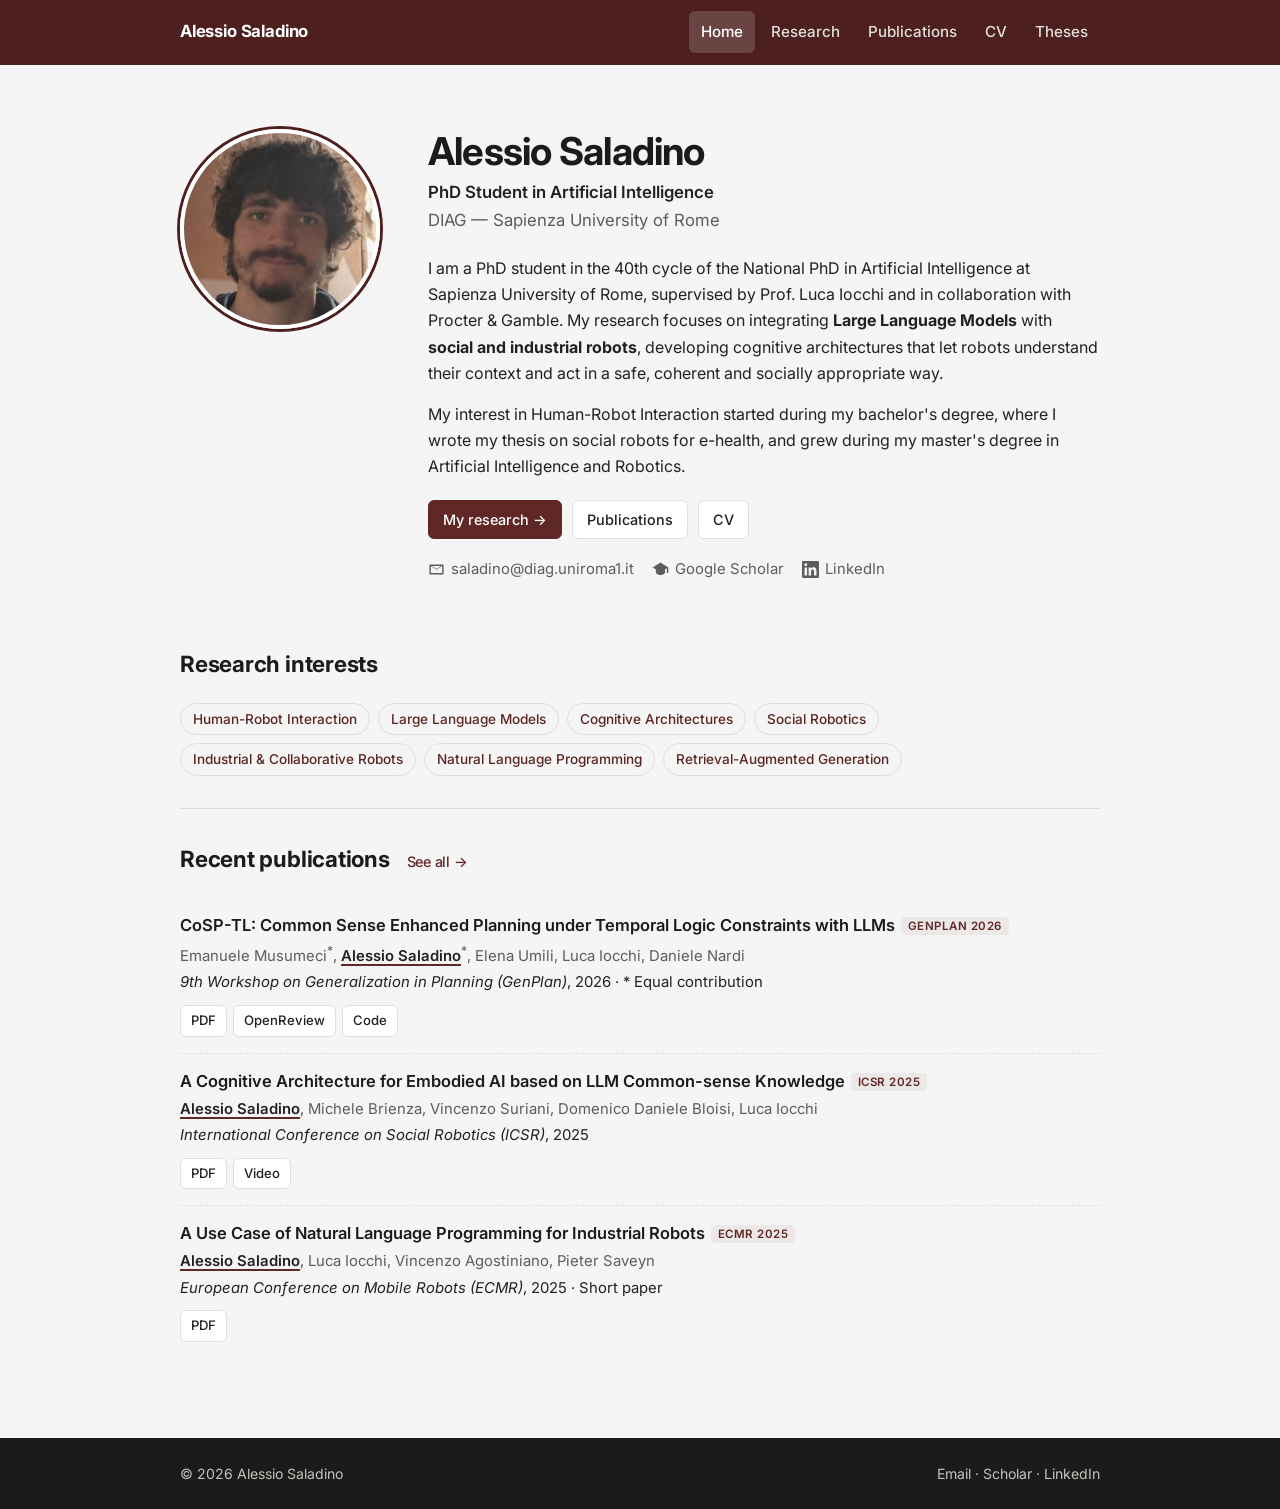
<file: index.html>
<!DOCTYPE html>
<html lang="en">
<head>
    <meta charset="UTF-8">
    <meta name="viewport" content="width=device-width, initial-scale=1.0">
    <title>Alessio Saladino</title>
    <meta name="description" content="Alessio Saladino — PhD student in Artificial Intelligence at Sapienza University of Rome. Research on Large Language Models for social and industrial robotics.">
    <link rel="preconnect" href="https://fonts.googleapis.com">
    <link rel="preconnect" href="https://fonts.gstatic.com" crossorigin>
    <link href="https://fonts.googleapis.com/css2?family=Inter:wght@400;500;600;700&display=swap" rel="stylesheet">
    <link rel="stylesheet" href="assets/css/style.css?v=202611171207">
</head>
<body>
    <header class="site-header">
        <div class="container">
            <a href="index.html" class="brand">Alessio Saladino</a>
            <button class="nav-toggle" aria-label="Menu" aria-expanded="false">☰</button>
            <ul class="nav-links">
                <li><a href="index.html">Home</a></li>
                <li><a href="research.html">Research</a></li>
                <li><a href="publications.html">Publications</a></li>
                <li><a href="cv.html">CV</a></li>
                <li><a href="theses.html">Theses</a></li>
            </ul>
        </div>
    </header>

    <main>
        <section class="hero">
            <div class="container">
                <img src="profile.jpg" alt="Alessio Saladino" class="hero-photo">
                <div>
                    <h1>Alessio Saladino</h1>
                    <p class="role">
                        <strong>PhD Student in Artificial Intelligence</strong><br>
                        DIAG — Sapienza University of Rome
                    </p>
                    <p>
                        I am a PhD student in the 40th cycle of the National PhD in Artificial Intelligence at
                        Sapienza University of Rome, supervised by Prof. Luca Iocchi and in collaboration with
                        Procter &amp; Gamble. My research focuses on integrating <b>Large Language Models</b> with
                        <b>social and industrial robots</b>, developing cognitive architectures that let robots
                        understand their context and act in a safe, coherent and socially appropriate way.
                    </p>
                    <p>
                        My interest in Human-Robot Interaction started during my bachelor's degree, where I wrote
                        my thesis on social robots for e-health, and grew during my master's degree in
                        Artificial Intelligence and Robotics.
                    </p>
                    <div class="links-row">
                        <a class="btn btn-primary" href="research.html">My research →</a>
                        <a class="btn" href="publications.html">Publications</a>
                        <a class="btn" href="cv.html">CV</a>
                    </div>
                    <div class="contact-row">
                        <a href="mailto:saladino@diag.uniroma1.it" aria-label="Email">
                            <svg width="16" height="16" viewBox="0 0 24 24" aria-hidden="true"><path d="M3 5h18a1 1 0 0 1 1 1v12a1 1 0 0 1-1 1H3a1 1 0 0 1-1-1V6a1 1 0 0 1 1-1zm1 2.2V17h16V7.2l-8 5.3-8-5.3zM5.4 7 12 11.4 18.6 7H5.4z"/></svg>
                            saladino@diag.uniroma1.it
                        </a>
                        <a href="https://scholar.google.com/citations?user=L3rj_esAAAAJ" target="_blank" rel="noopener" aria-label="Google Scholar">
                            <svg width="16" height="16" viewBox="0 0 24 24" aria-hidden="true"><path d="M12 2 1 9l11 7 9-5.73V17h2V9L12 2zm-6.5 9.9V16c0 2.2 2.9 4 6.5 4s6.5-1.8 6.5-4v-4.1L12 16l-6.5-4.1z"/></svg>
                            Google Scholar
                        </a>
                        <a href="https://www.linkedin.com/in/alessio-saladino/" target="_blank" rel="noopener" aria-label="LinkedIn">
                            <svg width="16" height="16" viewBox="0 0 24 24" aria-hidden="true"><path d="M20.45 20.45h-3.56v-5.57c0-1.33-.02-3.04-1.85-3.04-1.85 0-2.13 1.45-2.13 2.94v5.67H9.35V9h3.41v1.56h.05c.48-.9 1.64-1.85 3.37-1.85 3.6 0 4.27 2.37 4.27 5.46v6.28zM5.34 7.43a2.06 2.06 0 1 1 0-4.13 2.06 2.06 0 0 1 0 4.13zM7.12 20.45H3.56V9h3.56v11.45zM22.22 0H1.77C.79 0 0 .77 0 1.73v20.54C0 23.23.79 24 1.77 24h20.45c.98 0 1.78-.77 1.78-1.73V1.73C24 .77 23.2 0 22.22 0z"/></svg>
                            LinkedIn
                        </a>
                    </div>
                </div>
            </div>
        </section>

        <div class="container">
            <section class="section">
                <h2>Research interests</h2>
                <div class="tags">
                    <span class="tag">Human-Robot Interaction</span>
                    <span class="tag">Large Language Models</span>
                    <span class="tag">Cognitive Architectures</span>
                    <span class="tag">Social Robotics</span>
                    <span class="tag">Industrial &amp; Collaborative Robots</span>
                    <span class="tag">Natural Language Programming</span>
                    <span class="tag">Retrieval-Augmented Generation</span>
                </div>
            </section>

            <section class="section">
                <h2>Recent publications <a class="see-all" href="publications.html">See all →</a></h2>
                <div id="recent-pubs"></div>
            </section>

            <!-- Skills section hidden: remove the "hidden" attribute to show it again -->
            <section class="section" hidden>
                <h2>Skills</h2>
                <div class="prose">
                    <p>
                        Python, Java, C++ · ROS, Docker, Gazebo · PyTorch and deep learning frameworks ·
                        database management systems · LLM integration, prompt engineering and RAG pipelines.
                    </p>
                </div>
            </section>
        </div>
    </main>

    <footer class="site-footer">
        <div class="container">
            <span>&copy; <span id="year">2025</span> Alessio Saladino</span>
            <span class="footer-links">
                <a href="mailto:saladino@diag.uniroma1.it">Email</a> ·
                <a href="https://scholar.google.com/citations?user=L3rj_esAAAAJ" target="_blank" rel="noopener">Scholar</a> ·
                <a href="https://www.linkedin.com/in/alessio-saladino/" target="_blank" rel="noopener">LinkedIn</a>
            </span>
        </div>
    </footer>

    <script src="assets/js/main.js"></script>
    <script src="assets/js/publications.js"></script>
    <script>renderRecentPublications("recent-pubs", 3);</script>
</body>
</html>
</file>
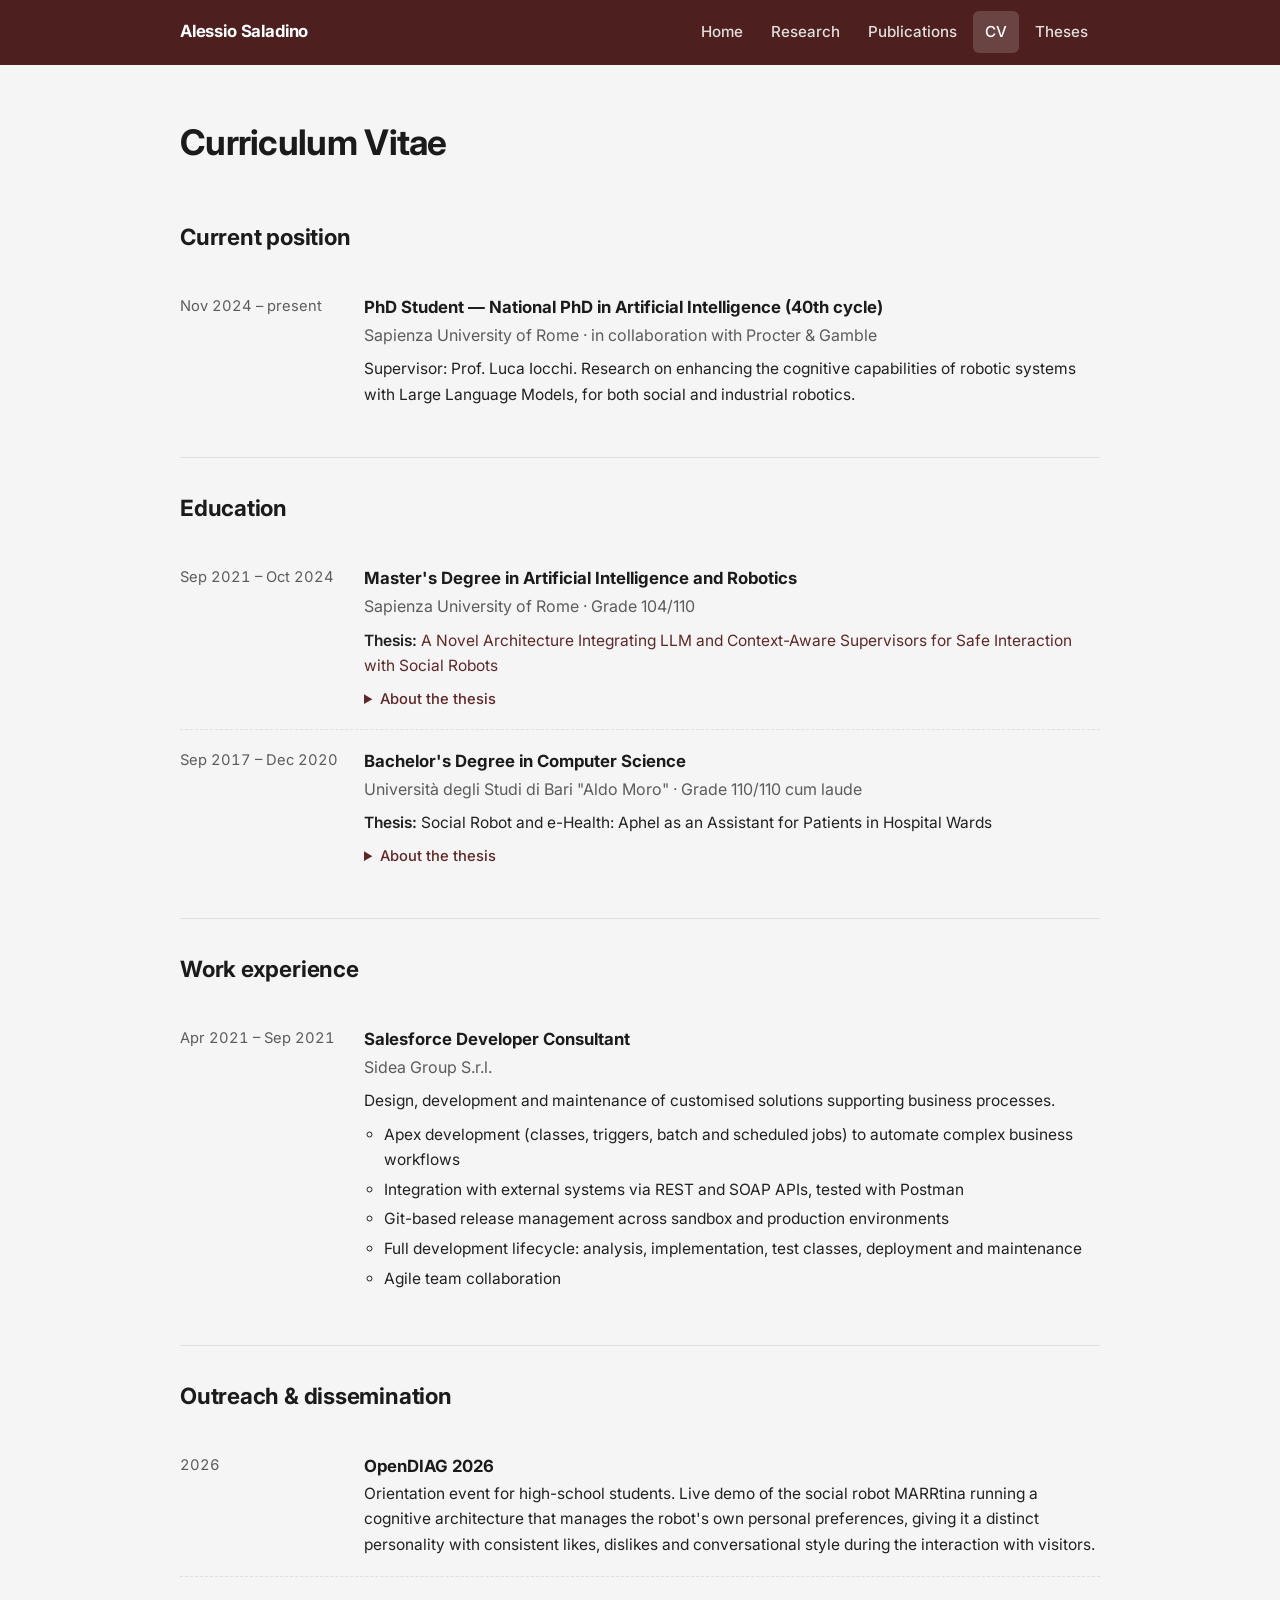
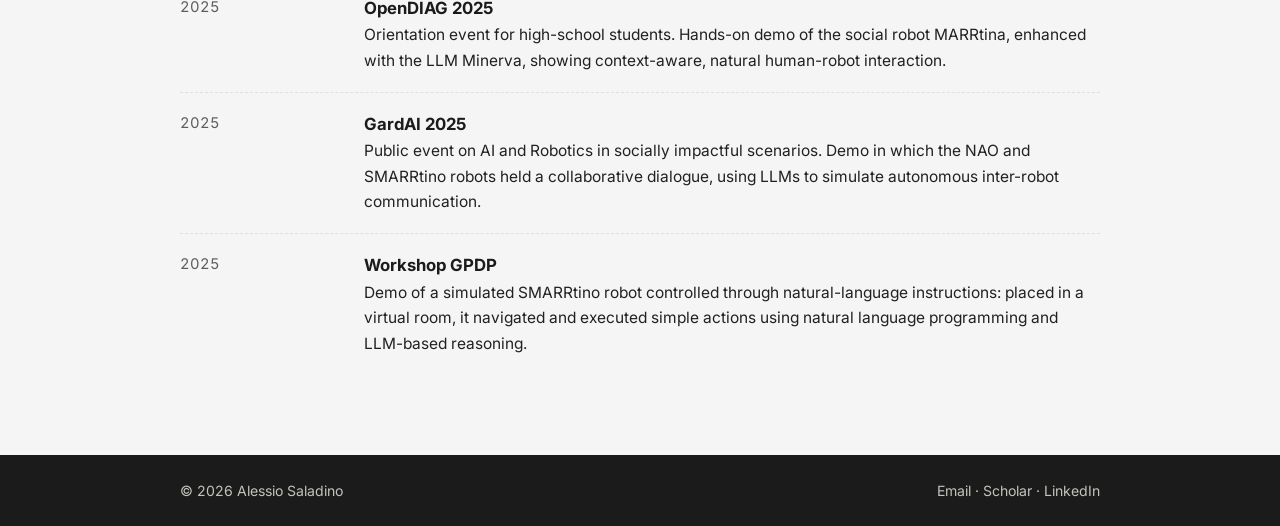
<file: cv.html>
<!DOCTYPE html>
<html lang="en">
<head>
    <meta charset="UTF-8">
    <meta name="viewport" content="width=device-width, initial-scale=1.0">
    <title>CV — Alessio Saladino</title>
    <meta name="description" content="Curriculum vitae of Alessio Saladino: education, experience and outreach.">
    <link rel="preconnect" href="https://fonts.googleapis.com">
    <link rel="preconnect" href="https://fonts.gstatic.com" crossorigin>
    <link href="https://fonts.googleapis.com/css2?family=Inter:wght@400;500;600;700&display=swap" rel="stylesheet">
    <link rel="stylesheet" href="assets/css/style.css?v=202611171207">
</head>
<body>
    <header class="site-header">
        <div class="container">
            <a href="index.html" class="brand">Alessio Saladino</a>
            <button class="nav-toggle" aria-label="Menu" aria-expanded="false">☰</button>
            <ul class="nav-links">
                <li><a href="index.html">Home</a></li>
                <li><a href="research.html">Research</a></li>
                <li><a href="publications.html">Publications</a></li>
                <li><a href="cv.html">CV</a></li>
                <li><a href="theses.html">Theses</a></li>
            </ul>
        </div>
    </header>

    <main class="container">
        <div class="page-header">
            <h1>Curriculum Vitae</h1>
            <!-- <p><a class="btn" href="CV.pdf" target="_blank">Download CV (PDF)</a></p> -->
        </div>

        <section class="section" id="current">
            <h2>Current position</h2>
            <ul class="timeline">
                <li class="timeline-item">
                    <div class="timeline-date">Nov 2024 – present</div>
                    <div>
                        <h3>PhD Student — National PhD in Artificial Intelligence (40th cycle)</h3>
                        <div class="where">Sapienza University of Rome · in collaboration with Procter &amp; Gamble</div>
                        <p>
                            Supervisor: Prof. Luca Iocchi. Research on enhancing the cognitive capabilities of
                            robotic systems with Large Language Models, for both social and industrial robotics.
                        </p>
                    </div>
                </li>
            </ul>
        </section>

        <section class="section" id="education">
            <h2>Education</h2>
            <ul class="timeline">
                <li class="timeline-item">
                    <div class="timeline-date">Sep 2021 – Oct 2024</div>
                    <div>
                        <h3>Master's Degree in Artificial Intelligence and Robotics</h3>
                        <div class="where">Sapienza University of Rome · Grade 104/110</div>
                        <p class="kv"><b>Thesis:</b> <a href="Tesi.pdf" target="_blank" rel="noopener">A Novel Architecture Integrating LLM and Context-Aware Supervisors for Safe Interaction with Social Robots</a></p>
                        <details class="abstract">
                            <summary>About the thesis</summary>
                            <p>
                                A framework for safely integrating LLMs with a social robot, overcoming limitations
                                such as hallucinations and bias and preventing ethical and security risks. The
                                architecture leverages long-term memory through Retrieval-Augmented Generation (RAG),
                                and LLM-based Supervisors manage the interaction flow, so that the robot can
                                communicate fluently, remember past context and user information, and detect and
                                handle dangerous situations. This work was the starting point of my PhD research.
                            </p>
                        </details>
                    </div>
                </li>
                <li class="timeline-item">
                    <div class="timeline-date">Sep 2017 – Dec 2020</div>
                    <div>
                        <h3>Bachelor's Degree in Computer Science</h3>
                        <div class="where">Università degli Studi di Bari "Aldo Moro" · Grade 110/110 cum laude</div>
                        <p class="kv"><b>Thesis:</b> Social Robot and e-Health: Aphel as an Assistant for Patients in Hospital Wards</p>
                        <details class="abstract">
                            <summary>About the thesis</summary>
                            <p>
                                An intelligent system that allows hospital patients to communicate with and request
                                support from the social robot Aphel through IoT technologies. The robot understands
                                the patient's needs, provides information or assistance and, when necessary,
                                remotely alerts medical staff.
                            </p>
                        </details>
                    </div>
                </li>
            </ul>
        </section>

        <section class="section" id="experience">
            <h2>Work experience</h2>
            <ul class="timeline">
                <li class="timeline-item">
                    <div class="timeline-date">Apr 2021 – Sep 2021</div>
                    <div>
                        <h3>Salesforce Developer Consultant</h3>
                        <div class="where">Sidea Group S.r.l.</div>
                        <p>Design, development and maintenance of customised solutions supporting business processes.</p>
                        <ul>
                            <li>Apex development (classes, triggers, batch and scheduled jobs) to automate complex business workflows</li>
                            <li>Integration with external systems via REST and SOAP APIs, tested with Postman</li>
                            <li>Git-based release management across sandbox and production environments</li>
                            <li>Full development lifecycle: analysis, implementation, test classes, deployment and maintenance</li>
                            <li>Agile team collaboration</li>
                        </ul>
                    </div>
                </li>
            </ul>
        </section>

        <section class="section" id="outreach">
            <h2>Outreach &amp; dissemination</h2>
            <ul class="timeline">
                <li class="timeline-item">
                    <div class="timeline-date">2026</div>
                    <div>
                        <h3>OpenDIAG 2026</h3>
                        <p>Orientation event for high-school students. Live demo of the social robot MARRtina running a cognitive architecture that manages the robot's own personal preferences, giving it a distinct personality with consistent likes, dislikes and conversational style during the interaction with visitors.</p>
                    </div>
                </li>
                <li class="timeline-item">
                    <div class="timeline-date">2025</div>
                    <div>
                        <h3>OpenDIAG 2025</h3>
                        <p>Orientation event for high-school students. Hands-on demo of the social robot MARRtina, enhanced with the LLM Minerva, showing context-aware, natural human-robot interaction.</p>
                    </div>
                </li>
                <li class="timeline-item">
                    <div class="timeline-date">2025</div>
                    <div>
                        <h3>GardAI 2025</h3>
                        <p>Public event on AI and Robotics in socially impactful scenarios. Demo in which the NAO and SMARRtino robots held a collaborative dialogue, using LLMs to simulate autonomous inter-robot communication.</p>
                    </div>
                </li>
                <li class="timeline-item">
                    <div class="timeline-date">2025</div>
                    <div>
                        <h3>Workshop GPDP</h3>
                        <p>Demo of a simulated SMARRtino robot controlled through natural-language instructions: placed in a virtual room, it navigated and executed simple actions using natural language programming and LLM-based reasoning.</p>
                    </div>
                </li>
            </ul>
        </section>
    </main>

    <footer class="site-footer">
        <div class="container">
            <span>&copy; <span id="year">2025</span> Alessio Saladino</span>
            <span class="footer-links">
                <a href="mailto:saladino@diag.uniroma1.it">Email</a> ·
                <a href="https://scholar.google.com/citations?user=L3rj_esAAAAJ" target="_blank" rel="noopener">Scholar</a> ·
                <a href="https://www.linkedin.com/in/alessio-saladino/" target="_blank" rel="noopener">LinkedIn</a>
            </span>
        </div>
    </footer>

    <script src="assets/js/main.js"></script>
</body>
</html>
</file>
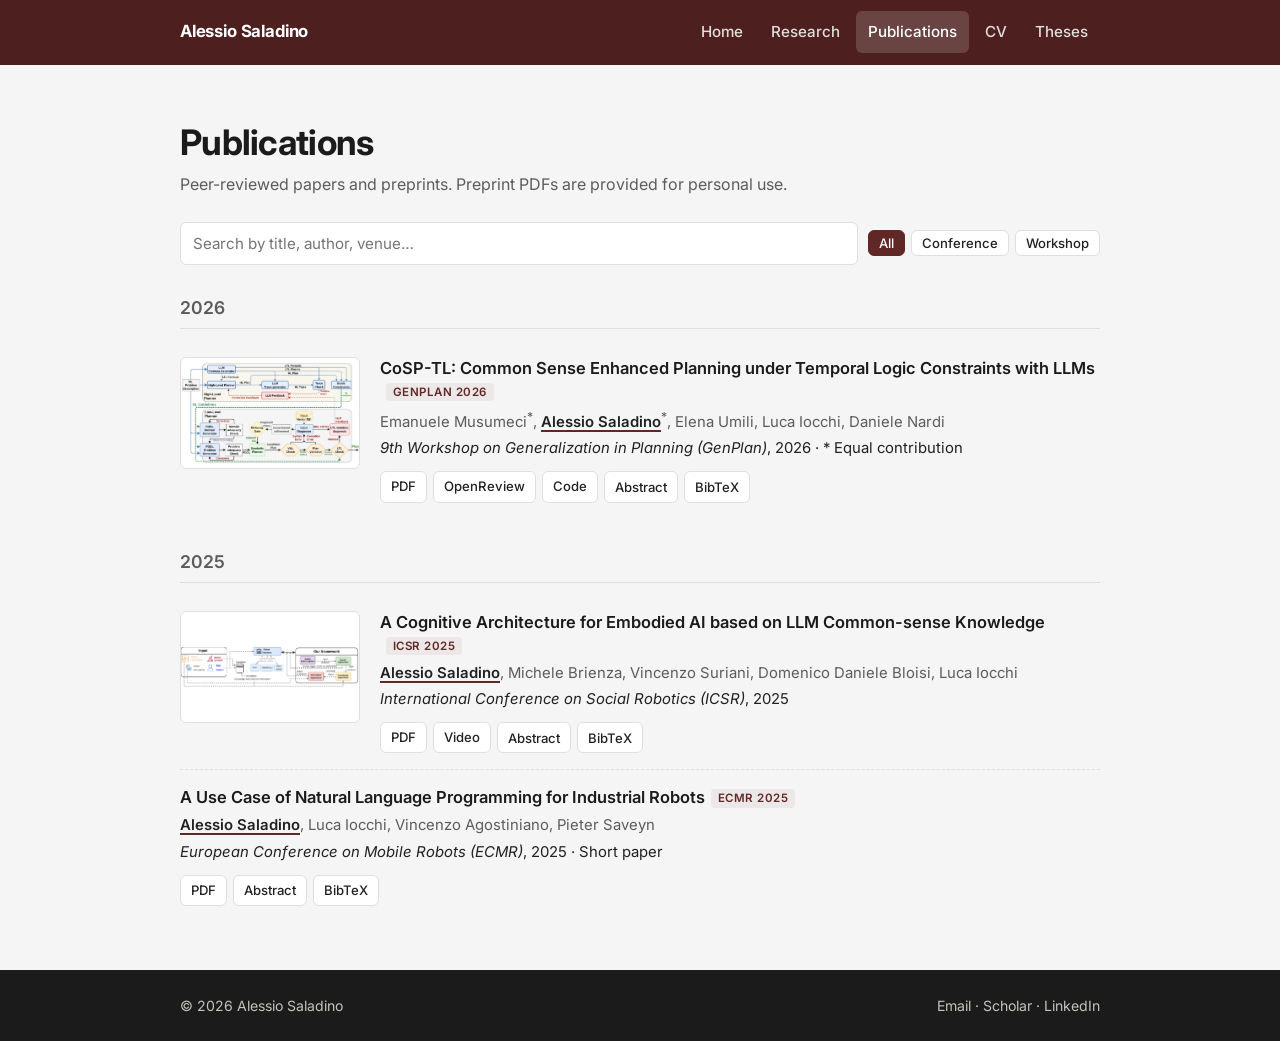
<file: publications.html>
<!DOCTYPE html>
<html lang="en">
<head>
    <meta charset="UTF-8">
    <meta name="viewport" content="width=device-width, initial-scale=1.0">
    <title>Publications — Alessio Saladino</title>
    <meta name="description" content="Publications by Alessio Saladino on LLMs, cognitive architectures and human-robot interaction.">
    <link rel="preconnect" href="https://fonts.googleapis.com">
    <link rel="preconnect" href="https://fonts.gstatic.com" crossorigin>
    <link href="https://fonts.googleapis.com/css2?family=Inter:wght@400;500;600;700&display=swap" rel="stylesheet">
    <link rel="stylesheet" href="assets/css/style.css?v=202611171207">
</head>
<body>
    <header class="site-header">
        <div class="container">
            <a href="index.html" class="brand">Alessio Saladino</a>
            <button class="nav-toggle" aria-label="Menu" aria-expanded="false">☰</button>
            <ul class="nav-links">
                <li><a href="index.html">Home</a></li>
                <li><a href="research.html">Research</a></li>
                <li><a href="publications.html">Publications</a></li>
                <li><a href="cv.html">CV</a></li>
                <li><a href="theses.html">Theses</a></li>
            </ul>
        </div>
    </header>

    <main class="container">
        <div class="page-header">
            <h1>Publications</h1>
            <p>Peer-reviewed papers and preprints. Preprint PDFs are provided for personal use.</p>
        </div>

        <div class="pub-toolbar">
            <input type="search" id="pub-search" placeholder="Search by title, author, venue…" aria-label="Search publications">
            <div id="pub-filters" style="display:flex;gap:6px;flex-wrap:wrap"></div>
        </div>

        <div id="pub-list"></div>
        <noscript><p class="pub-empty">Enable JavaScript to see the list of publications.</p></noscript>
    </main>

    <footer class="site-footer">
        <div class="container">
            <span>&copy; <span id="year">2025</span> Alessio Saladino</span>
            <span class="footer-links">
                <a href="mailto:saladino@diag.uniroma1.it">Email</a> ·
                <a href="https://scholar.google.com/citations?user=L3rj_esAAAAJ" target="_blank" rel="noopener">Scholar</a> ·
                <a href="https://www.linkedin.com/in/alessio-saladino/" target="_blank" rel="noopener">LinkedIn</a>
            </span>
        </div>
    </footer>

    <script src="assets/js/main.js"></script>
    <script src="assets/js/publications.js"></script>
    <script>renderPublicationsPage("pub-list");</script>
</body>
</html>
</file>
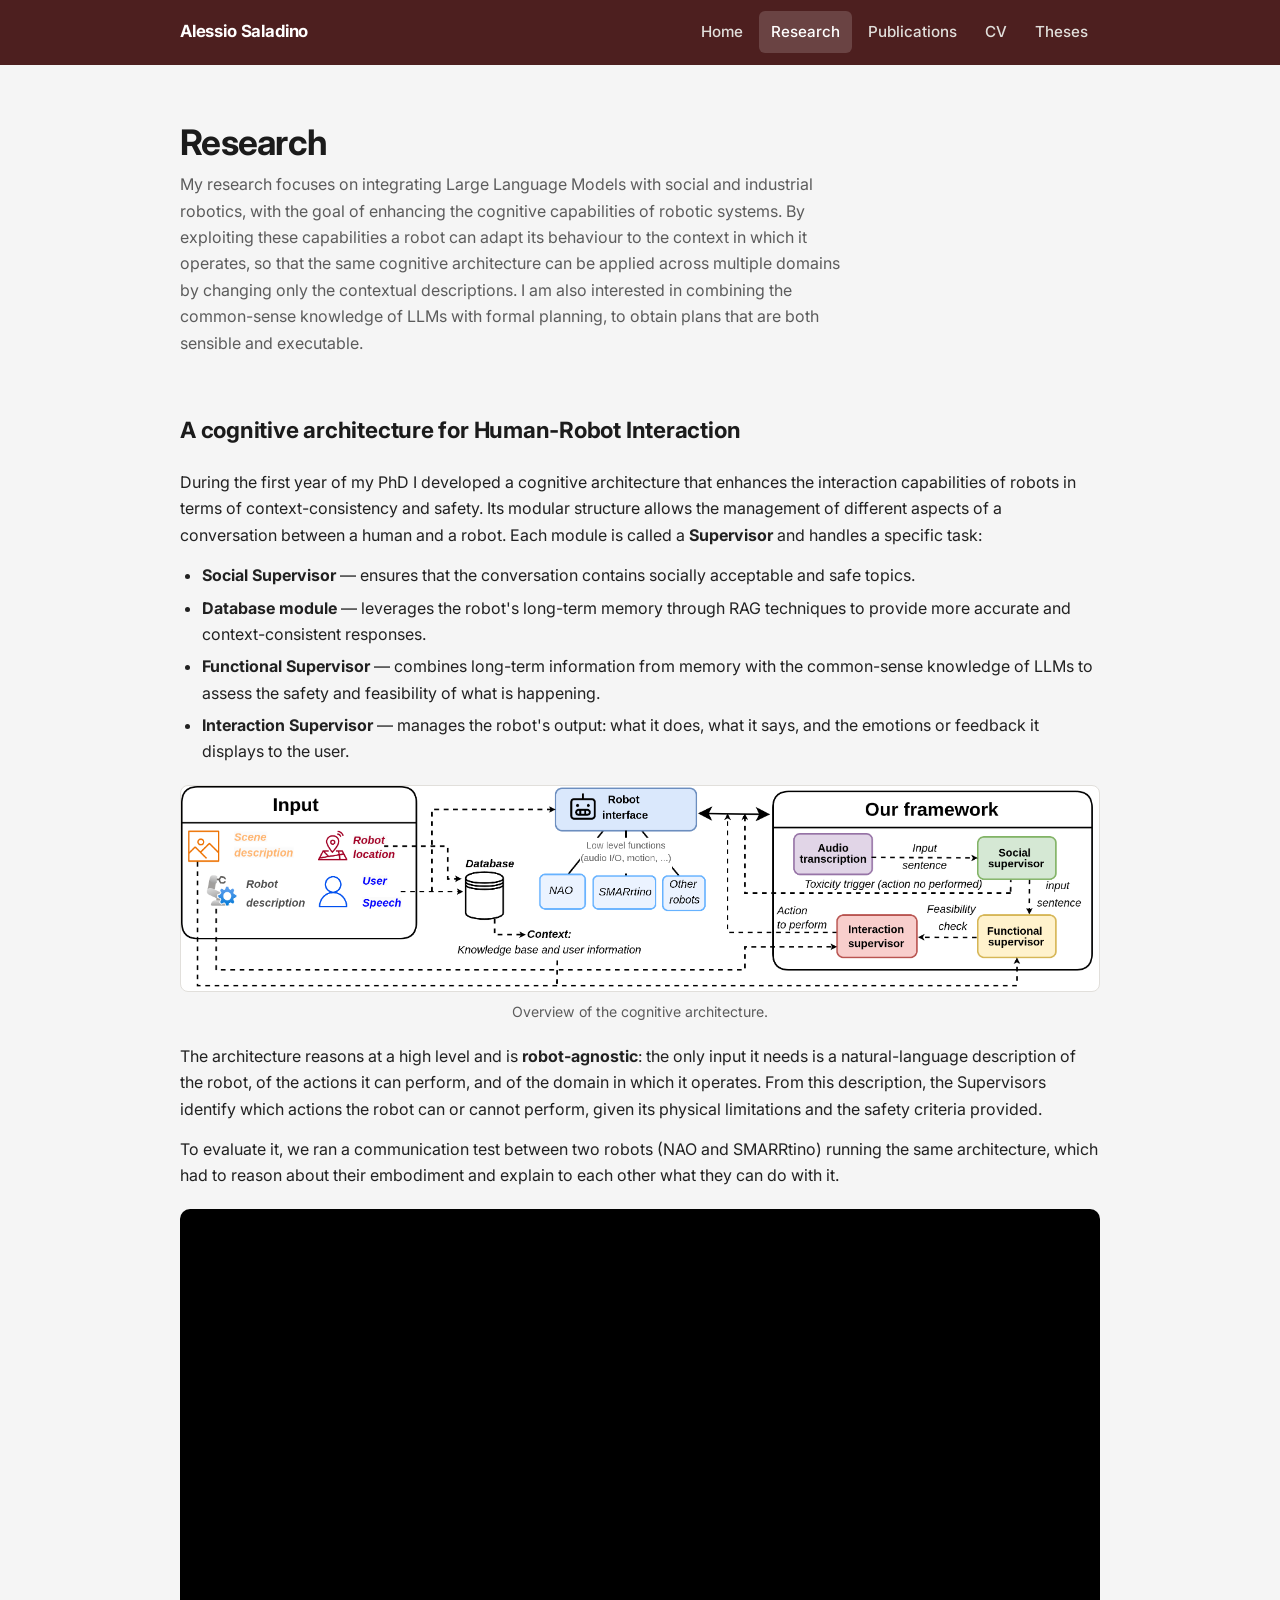
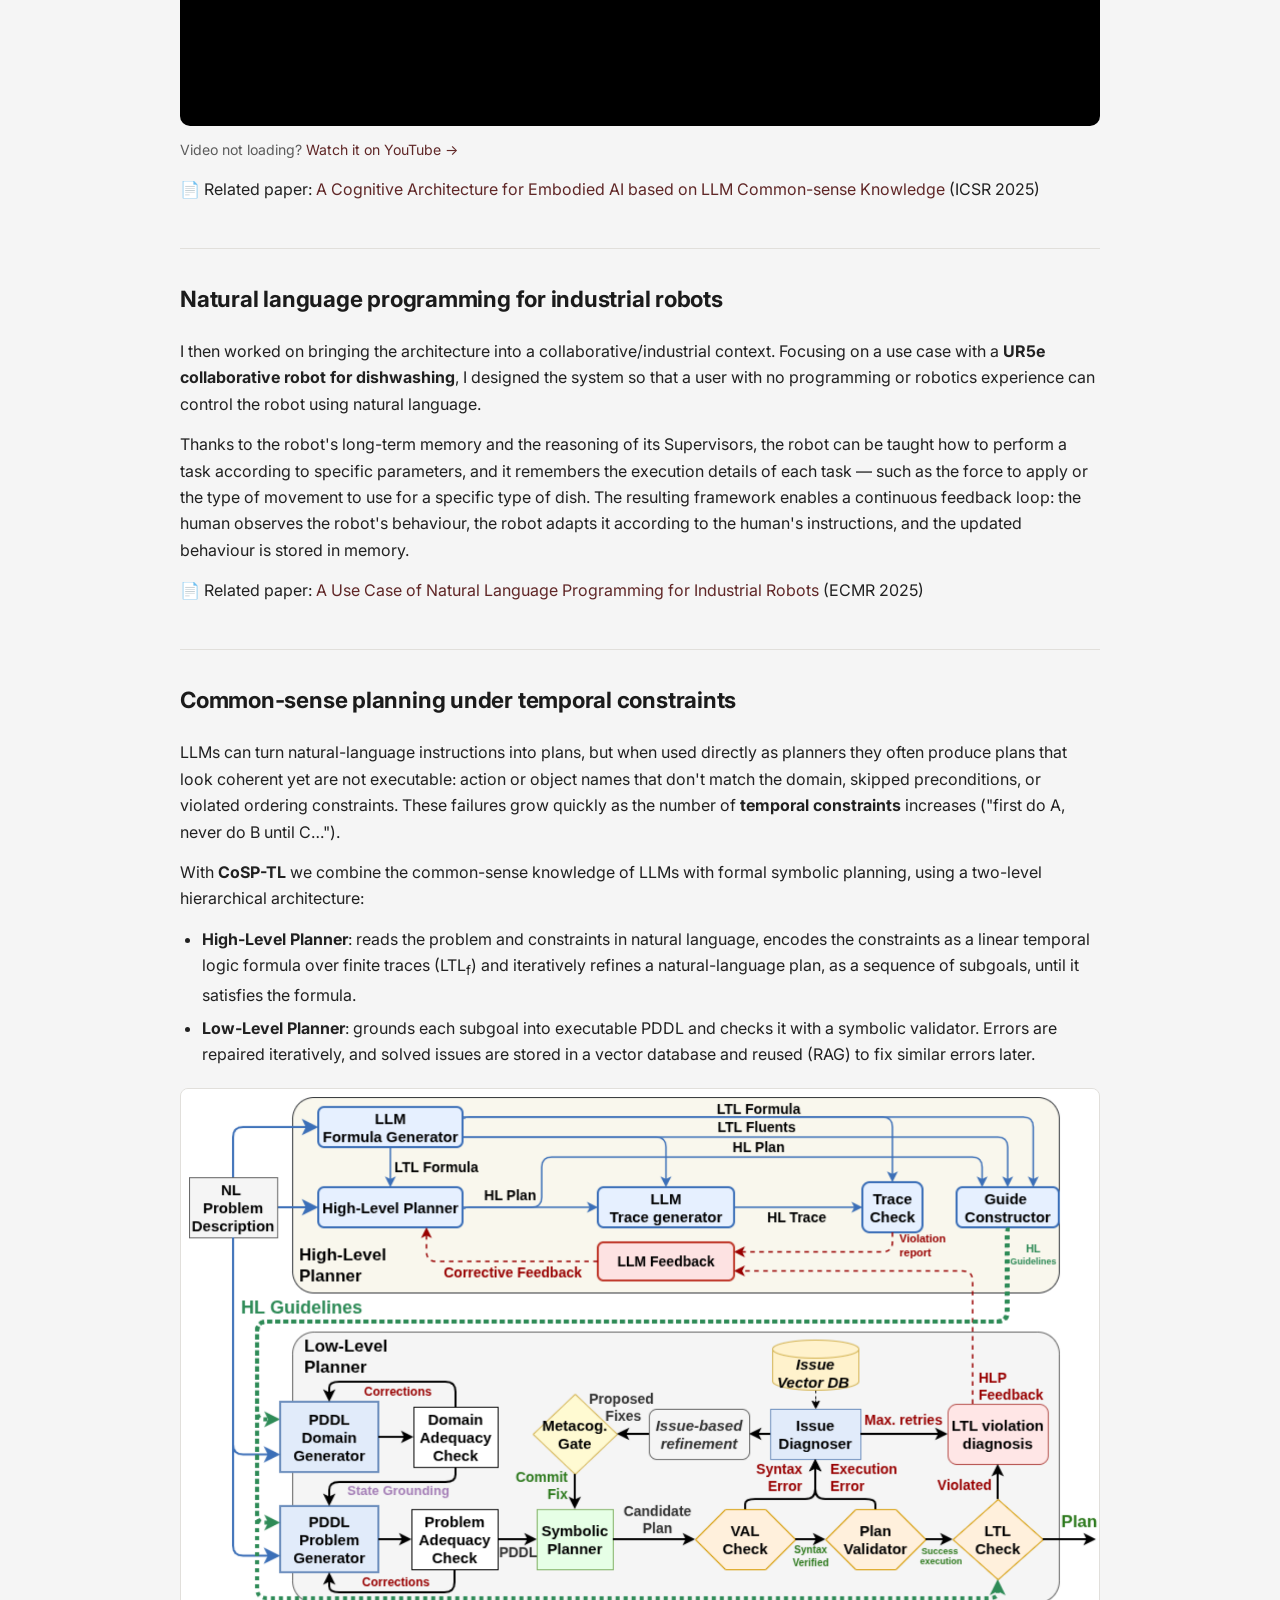
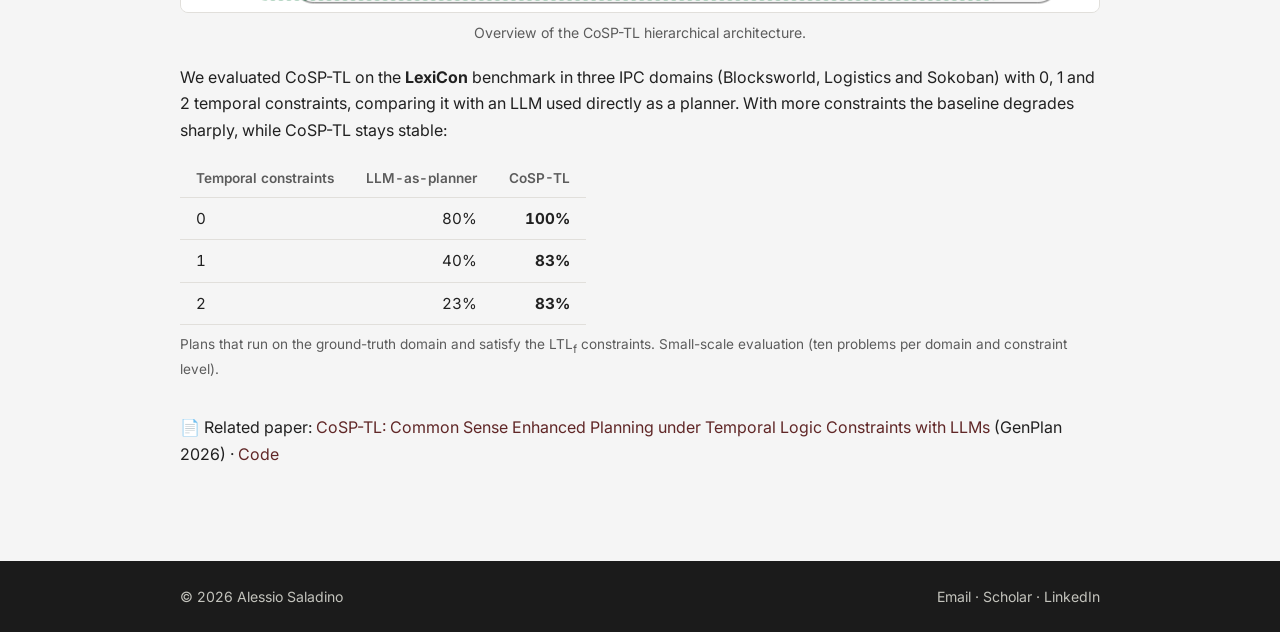
<file: research.html>
<!DOCTYPE html>
<html lang="en">
<head>
    <meta charset="UTF-8">
    <meta name="viewport" content="width=device-width, initial-scale=1.0">
    <title>Research — Alessio Saladino</title>
    <meta name="description" content="Research by Alessio Saladino: LLM-based cognitive architectures for social and industrial robots.">
    <link rel="preconnect" href="https://fonts.googleapis.com">
    <link rel="preconnect" href="https://fonts.gstatic.com" crossorigin>
    <link href="https://fonts.googleapis.com/css2?family=Inter:wght@400;500;600;700&display=swap" rel="stylesheet">
    <link rel="stylesheet" href="assets/css/style.css?v=202611171207">
</head>
<body>
    <header class="site-header">
        <div class="container">
            <a href="index.html" class="brand">Alessio Saladino</a>
            <button class="nav-toggle" aria-label="Menu" aria-expanded="false">☰</button>
            <ul class="nav-links">
                <li><a href="index.html">Home</a></li>
                <li><a href="research.html">Research</a></li>
                <li><a href="publications.html">Publications</a></li>
                <li><a href="cv.html">CV</a></li>
                <li><a href="theses.html">Theses</a></li>
            </ul>
        </div>
    </header>

    <main class="container">
        <div class="page-header">
            <h1>Research</h1>
            <p>
                My research focuses on integrating Large Language Models with social and industrial robotics,
                with the goal of enhancing the cognitive capabilities of robotic systems. By exploiting these
                capabilities a robot can adapt its behaviour to the context in which it operates, so that the
                same cognitive architecture can be applied across multiple domains by changing only the
                contextual descriptions. I am also interested in combining the common-sense knowledge of
                LLMs with formal planning, to obtain plans that are both sensible and executable.
            </p>
        </div>

        <section class="section prose" id="cognitive-architecture">
            <h2>A cognitive architecture for Human-Robot Interaction</h2>
            <p>
                During the first year of my PhD I developed a cognitive architecture that enhances the
                interaction capabilities of robots in terms of context-consistency and safety. Its modular
                structure allows the management of different aspects of a conversation between a human and a
                robot. Each module is called a <b>Supervisor</b> and handles a specific task:
            </p>
            <ul>
                <li><b>Social Supervisor</b> — ensures that the conversation contains socially acceptable and safe topics.</li>
                <li><b>Database module</b> — leverages the robot's long-term memory through RAG techniques to provide more accurate and context-consistent responses.</li>
                <li><b>Functional Supervisor</b> — combines long-term information from memory with the common-sense knowledge of LLMs to assess the safety and feasibility of what is happening.</li>
                <li><b>Interaction Supervisor</b> — manages the robot's output: what it does, what it says, and the emotions or feedback it displays to the user.</li>
            </ul>

            <figure>
                <img src="images/icsr.png" alt="Diagram of the cognitive architecture with its Supervisor modules and long-term memory" loading="lazy">
                <figcaption>Overview of the cognitive architecture.</figcaption>
            </figure>

            <p>
                The architecture reasons at a high level and is <b>robot-agnostic</b>: the only input it needs is
                a natural-language description of the robot, of the actions it can perform, and of the domain
                in which it operates. From this description, the Supervisors identify which actions the robot
                can or cannot perform, given its physical limitations and the safety criteria provided.
            </p>
            <p>
                To evaluate it, we ran a communication test between two robots (NAO and SMARRtino) running the
                same architecture, which had to reason about their embodiment and explain to each other what
                they can do with it.
            </p>

            <div class="video-embed">
                <iframe src="https://www.youtube.com/embed/-sRd8KjHceA" title="Demo: NAO and SMARRtino dialogue" loading="lazy"
                    referrerpolicy="strict-origin-when-cross-origin"
                    allow="accelerometer; autoplay; clipboard-write; encrypted-media; gyroscope; picture-in-picture; web-share"
                    allowfullscreen></iframe>
            </div>
            <p class="video-fallback">
                Video not loading? <a href="https://www.youtube.com/watch?v=-sRd8KjHceA" target="_blank" rel="noopener">Watch it on YouTube →</a>
            </p>

            <p>
                📄 Related paper:
                <a href="publications.html#icsr2025">A Cognitive Architecture for Embodied AI based on LLM Common-sense Knowledge</a> (ICSR 2025)
            </p>
        </section>

        <section class="section prose" id="industrial">
            <h2>Natural language programming for industrial robots</h2>
            <p>
                I then worked on bringing the architecture into a collaborative/industrial context. Focusing on
                a use case with a <b>UR5e collaborative robot for dishwashing</b>, I designed the system so that
                a user with no programming or robotics experience can control the robot using natural language.
            </p>
            <p>
                Thanks to the robot's long-term memory and the reasoning of its Supervisors, the robot can be
                taught how to perform a task according to specific parameters, and it remembers the execution
                details of each task — such as the force to apply or the type of movement to use for a
                specific type of dish. The resulting framework enables a continuous feedback loop: the human
                observes the robot's behaviour, the robot adapts it according to the human's instructions, and
                the updated behaviour is stored in memory.
            </p>
            <p>
                📄 Related paper:
                <a href="publications.html#ecmr2025">A Use Case of Natural Language Programming for Industrial Robots</a> (ECMR 2025)
            </p>
        </section>

        <section class="section prose" id="planning">
            <h2>Common-sense planning under temporal constraints</h2>
            <p>
                LLMs can turn natural-language instructions into plans, but when used directly as planners
                they often produce plans that look coherent yet are not executable: action or object names
                that don't match the domain, skipped preconditions, or violated ordering constraints. These
                failures grow quickly as the number of <b>temporal constraints</b> increases ("first do A,
                never do B until C…").
            </p>
            <p>
                With <b>CoSP-TL</b> we combine the common-sense knowledge of LLMs with formal symbolic
                planning, using a two-level hierarchical architecture:
            </p>
            <ul>
                <li><b>High-Level Planner</b>: reads the problem and constraints in natural language, encodes the constraints as a linear temporal logic formula over finite traces (LTL<sub>f</sub>) and iteratively refines a natural-language plan, as a sequence of subgoals, until it satisfies the formula.</li>
                <li><b>Low-Level Planner</b>: grounds each subgoal into executable PDDL and checks it with a symbolic validator. Errors are repaired iteratively, and solved issues are stored in a vector database and reused (RAG) to fix similar errors later.</li>
            </ul>

            <figure>
                <a href="images/cosptl.png" target="_blank" rel="noopener" title="Open full-size figure">
                    <img src="images/cosptl.png" alt="CoSP-TL architecture: High-Level Planner with LTLf checking and Low-Level Planner generating PDDL" loading="lazy">
                </a>
                <figcaption>Overview of the CoSP-TL hierarchical architecture.</figcaption>
            </figure>

            <p>
                We evaluated CoSP-TL on the <b>LexiCon</b> benchmark in three IPC domains (Blocksworld,
                Logistics and Sokoban) with 0, 1 and 2 temporal constraints, comparing it with an LLM used
                directly as a planner. With more constraints the baseline degrades sharply, while CoSP-TL
                stays stable:
            </p>

            <div class="table-wrap">
                <table class="results">
                    <thead>
                        <tr><th>Temporal constraints</th><th>LLM-as-planner</th><th>CoSP-TL</th></tr>
                    </thead>
                    <tbody>
                        <tr><td>0</td><td>80%</td><td><b>100%</b></td></tr>
                        <tr><td>1</td><td>40%</td><td><b>83%</b></td></tr>
                        <tr><td>2</td><td>23%</td><td><b>83%</b></td></tr>
                    </tbody>
                </table>
                <p class="table-note">
                    Plans that run on the ground-truth domain and satisfy the LTL<sub>f</sub> constraints.
                    Small-scale evaluation (ten problems per domain and constraint level).
                </p>
            </div>

            <p>
                📄 Related paper:
                <a href="publications.html#genplan-cosptl">CoSP-TL: Common Sense Enhanced Planning under Temporal Logic Constraints with LLMs</a> (GenPlan 2026)
                · <a href="https://github.com/EmanueleMusumeci/CoSP-TL" target="_blank" rel="noopener">Code</a>
            </p>
        </section>
    </main>

    <footer class="site-footer">
        <div class="container">
            <span>&copy; <span id="year">2025</span> Alessio Saladino</span>
            <span class="footer-links">
                <a href="mailto:saladino@diag.uniroma1.it">Email</a> ·
                <a href="https://scholar.google.com/citations?user=L3rj_esAAAAJ" target="_blank" rel="noopener">Scholar</a> ·
                <a href="https://www.linkedin.com/in/alessio-saladino/" target="_blank" rel="noopener">LinkedIn</a>
            </span>
        </div>
    </footer>

    <script src="assets/js/main.js"></script>
</body>
</html>
</file>
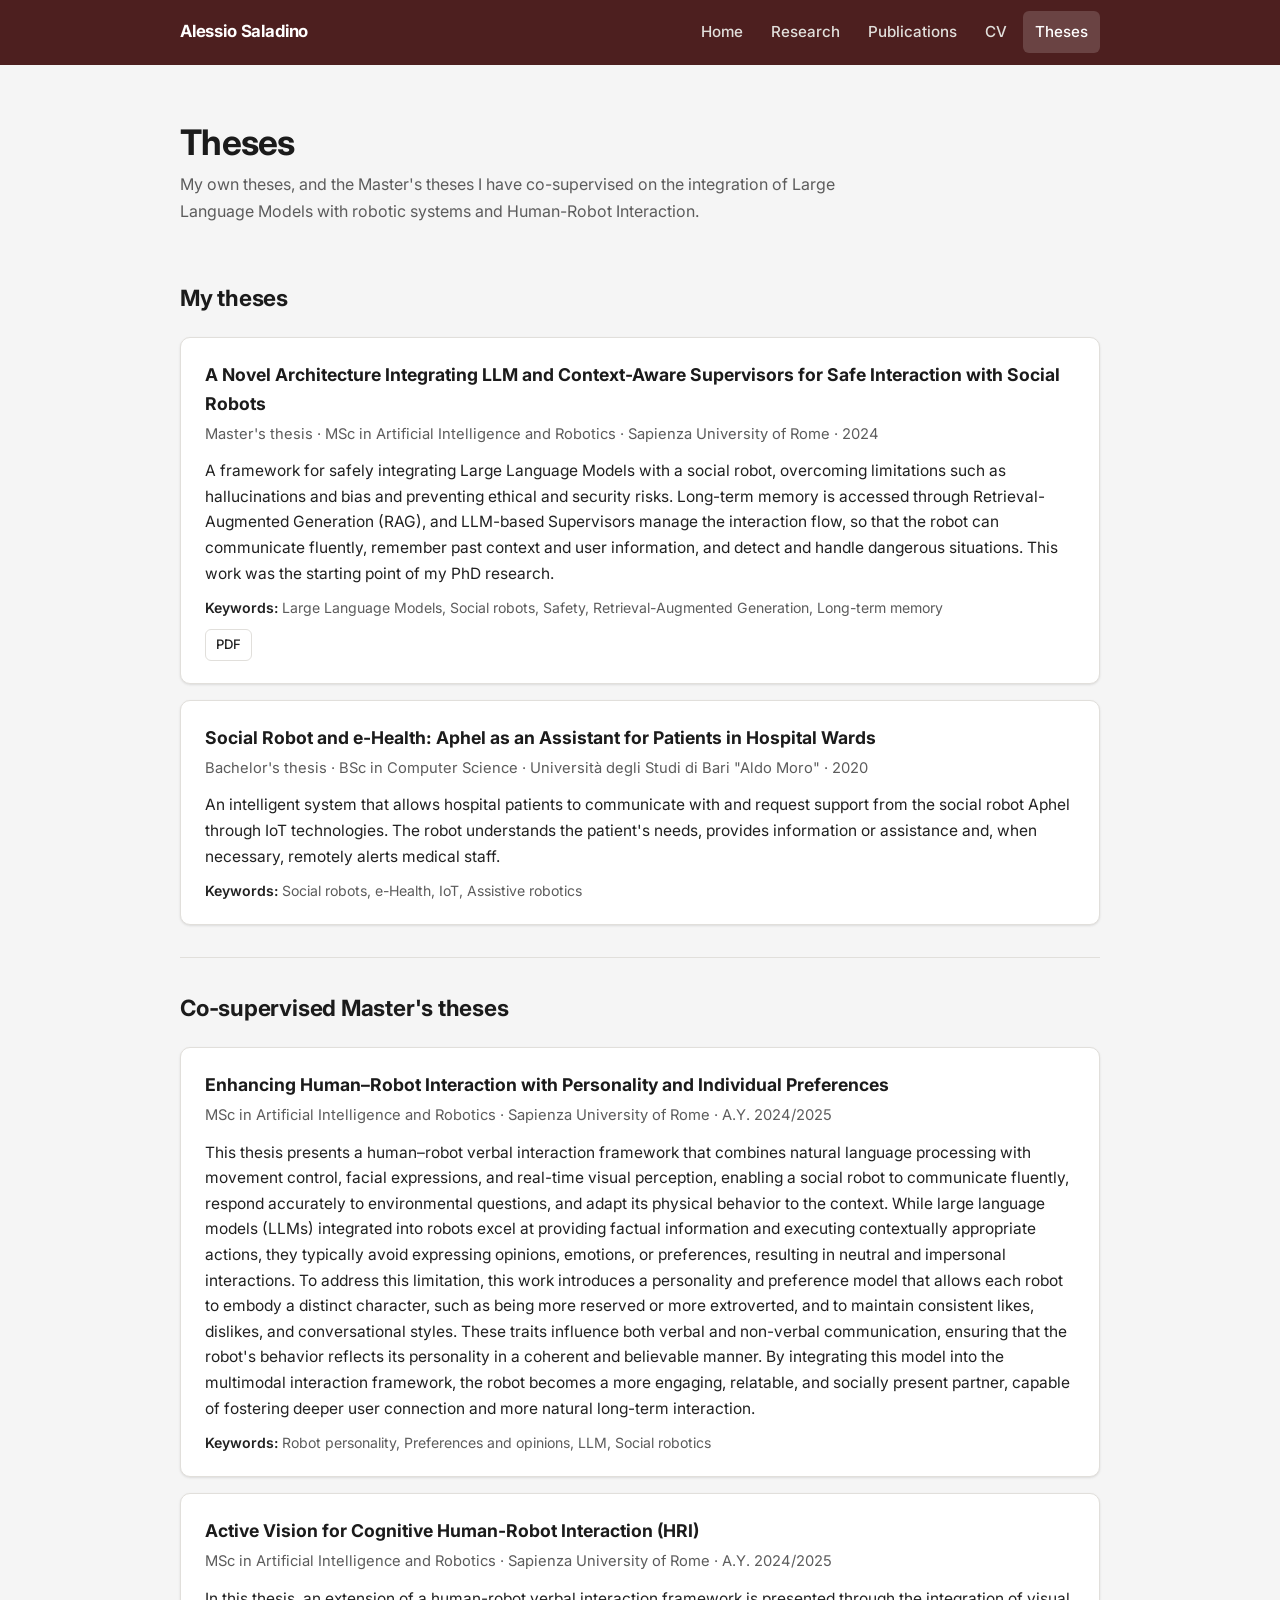
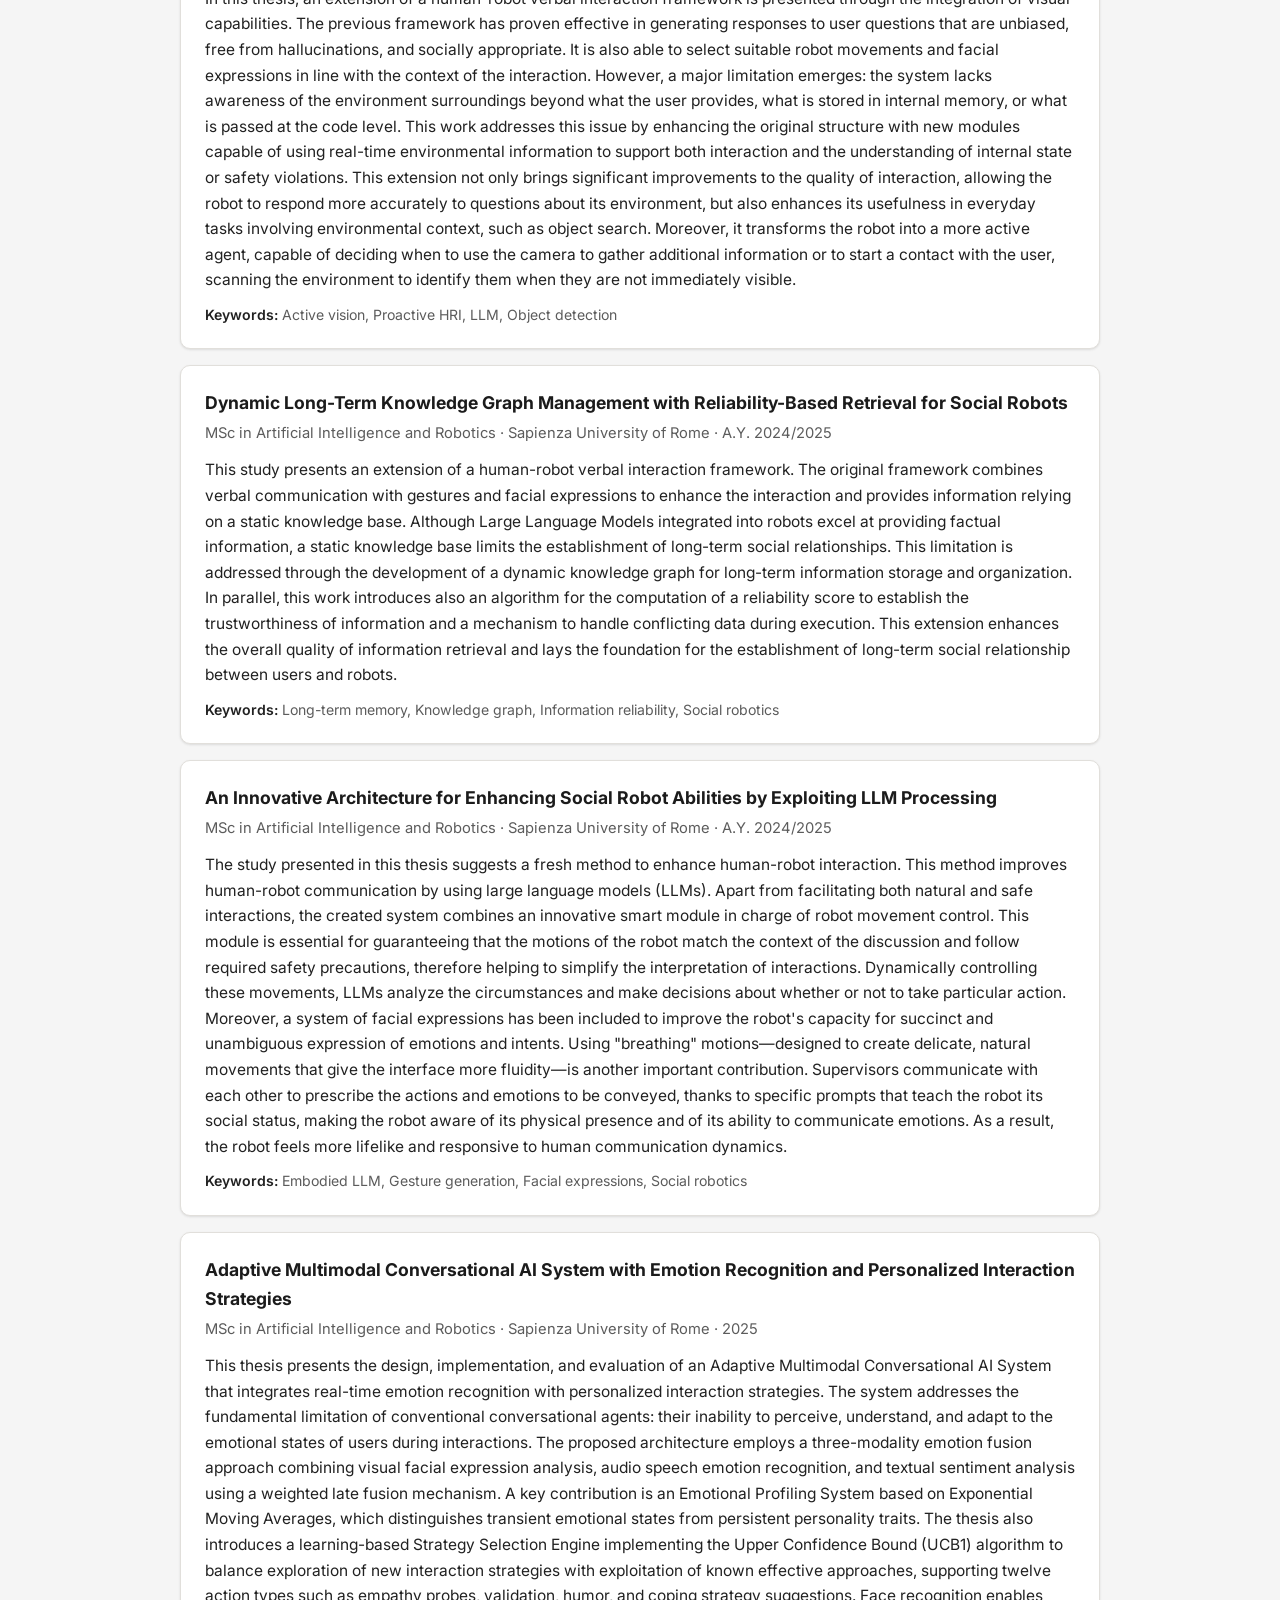
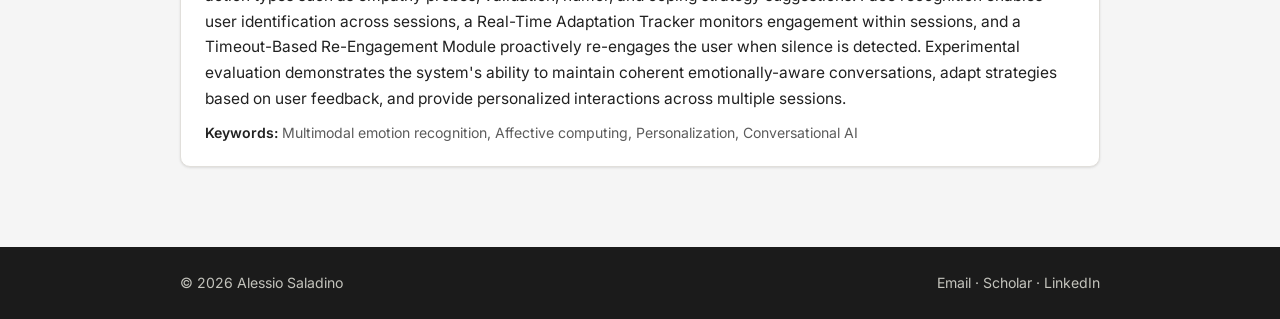
<file: theses.html>
<!DOCTYPE html>
<html lang="en">
<head>
    <meta charset="UTF-8">
    <meta name="viewport" content="width=device-width, initial-scale=1.0">
    <title>Theses — Alessio Saladino</title>
    <meta name="description" content="Master's and bachelor's theses of Alessio Saladino, and Master's theses he co-supervised.">
    <link rel="preconnect" href="https://fonts.googleapis.com">
    <link rel="preconnect" href="https://fonts.gstatic.com" crossorigin>
    <link href="https://fonts.googleapis.com/css2?family=Inter:wght@400;500;600;700&display=swap" rel="stylesheet">
    <link rel="stylesheet" href="assets/css/style.css?v=202611171207">
</head>
<body>
    <header class="site-header">
        <div class="container">
            <a href="index.html" class="brand">Alessio Saladino</a>
            <button class="nav-toggle" aria-label="Menu" aria-expanded="false">☰</button>
            <ul class="nav-links">
                <li><a href="index.html">Home</a></li>
                <li><a href="research.html">Research</a></li>
                <li><a href="publications.html">Publications</a></li>
                <li><a href="cv.html">CV</a></li>
                <li><a href="theses.html">Theses</a></li>
            </ul>
        </div>
    </header>

    <main class="container">
        <div class="page-header">
            <h1>Theses</h1>
            <p>
                My own theses, and the Master's theses I have co-supervised on the integration of Large
                Language Models with robotic systems and Human-Robot Interaction.
            </p>
        </div>

        <section class="section" id="my-theses">
            <h2>My theses</h2>

            <article class="card thesis-card" id="master-thesis">
                <h3>A Novel Architecture Integrating LLM and Context-Aware Supervisors for Safe Interaction with Social Robots</h3>
                <div class="meta">Master's thesis · MSc in Artificial Intelligence and Robotics · Sapienza University of Rome · 2024</div>
                <p>
                    A framework for safely integrating Large Language Models with a social robot, overcoming
                    limitations such as hallucinations and bias and preventing ethical and security risks.
                    Long-term memory is accessed through Retrieval-Augmented Generation (RAG), and LLM-based
                    Supervisors manage the interaction flow, so that the robot can communicate fluently,
                    remember past context and user information, and detect and handle dangerous situations.
                    This work was the starting point of my PhD research.
                </p>
                <p class="keywords"><b>Keywords:</b> Large Language Models, Social robots, Safety, Retrieval-Augmented Generation, Long-term memory</p>
                <div class="pub-links">
                    <a class="btn btn-sm" href="Tesi.pdf" target="_blank" rel="noopener">PDF</a>
                </div>
            </article>

            <article class="card thesis-card" id="bachelor-thesis">
                <h3>Social Robot and e-Health: Aphel as an Assistant for Patients in Hospital Wards</h3>
                <div class="meta">Bachelor's thesis · BSc in Computer Science · Università degli Studi di Bari "Aldo Moro" · 2020</div>
                <p>
                    An intelligent system that allows hospital patients to communicate with and request support
                    from the social robot Aphel through IoT technologies. The robot understands the patient's
                    needs, provides information or assistance and, when necessary, remotely alerts medical staff.
                </p>
                <p class="keywords"><b>Keywords:</b> Social robots, e-Health, IoT, Assistive robotics</p>
            </article>
        </section>

        <section class="section" id="supervised">
            <h2>Co-supervised Master's theses</h2>

            <article class="card thesis-card" id="personality-preferences">
                <h3>Enhancing Human–Robot Interaction with Personality and Individual Preferences</h3>
                <div class="meta">MSc in Artificial Intelligence and Robotics · Sapienza University of Rome · A.Y. 2024/2025</div>
                <p>
                        This thesis presents a human–robot verbal interaction framework that combines natural
                        language processing with movement control, facial expressions, and real-time visual
                        perception, enabling a social robot to communicate fluently, respond accurately to
                        environmental questions, and adapt its physical behavior to the context. While large
                        language models (LLMs) integrated into robots excel at providing factual information and
                        executing contextually appropriate actions, they typically avoid expressing opinions,
                        emotions, or preferences, resulting in neutral and impersonal interactions. To address
                        this limitation, this work introduces a personality and preference model that allows each
                        robot to embody a distinct character, such as being more reserved or more extroverted,
                        and to maintain consistent likes, dislikes, and conversational styles. These traits
                        influence both verbal and non-verbal communication, ensuring that the robot's behavior
                        reflects its personality in a coherent and believable manner. By integrating this model
                        into the multimodal interaction framework, the robot becomes a more engaging, relatable,
                        and socially present partner, capable of fostering deeper user connection and more
                        natural long-term interaction.
                    </p>
                <p class="keywords"><b>Keywords:</b> Robot personality, Preferences and opinions, LLM, Social robotics</p>
            </article>

            <article class="card thesis-card" id="active-vision">
                <h3>Active Vision for Cognitive Human-Robot Interaction (HRI)</h3>
                <div class="meta">MSc in Artificial Intelligence and Robotics · Sapienza University of Rome · A.Y. 2024/2025</div>
                <p>
                        In this thesis, an extension of a human-robot verbal interaction framework is presented
                        through the integration of visual capabilities. The previous framework has proven
                        effective in generating responses to user questions that are unbiased, free from
                        hallucinations, and socially appropriate. It is also able to select suitable robot
                        movements and facial expressions in line with the context of the interaction. However, a
                        major limitation emerges: the system lacks awareness of the environment surroundings
                        beyond what the user provides, what is stored in internal memory, or what is passed at
                        the code level. This work addresses this issue by enhancing the original structure with
                        new modules capable of using real-time environmental information to support both
                        interaction and the understanding of internal state or safety violations. This extension
                        not only brings significant improvements to the quality of interaction, allowing the
                        robot to respond more accurately to questions about its environment, but also enhances
                        its usefulness in everyday tasks involving environmental context, such as object search.
                        Moreover, it transforms the robot into a more active agent, capable of deciding when to
                        use the camera to gather additional information or to start a contact with the user,
                        scanning the environment to identify them when they are not immediately visible.
                    </p>
                <p class="keywords"><b>Keywords:</b> Active vision, Proactive HRI, LLM, Object detection</p>
            </article>

            <article class="card thesis-card" id="knowledge-graph-memory">
                <h3>Dynamic Long-Term Knowledge Graph Management with Reliability-Based Retrieval for Social Robots</h3>
                <div class="meta">MSc in Artificial Intelligence and Robotics · Sapienza University of Rome · A.Y. 2024/2025</div>
                <p>
                        This study presents an extension of a human-robot verbal interaction framework. The
                        original framework combines verbal communication with gestures and facial expressions to
                        enhance the interaction and provides information relying on a static knowledge base.
                        Although Large Language Models integrated into robots excel at providing factual
                        information, a static knowledge base limits the establishment of long-term social
                        relationships. This limitation is addressed through the development of a dynamic
                        knowledge graph for long-term information storage and organization. In parallel, this
                        work introduces also an algorithm for the computation of a reliability score to establish
                        the trustworthiness of information and a mechanism to handle conflicting data during
                        execution. This extension enhances the overall quality of information retrieval and lays
                        the foundation for the establishment of long-term social relationship between users and
                        robots.
                    </p>
                <p class="keywords"><b>Keywords:</b> Long-term memory, Knowledge graph, Information reliability, Social robotics</p>
            </article>

            <article class="card thesis-card" id="llm-movement-emotion">
                <h3>An Innovative Architecture for Enhancing Social Robot Abilities by Exploiting LLM Processing</h3>
                <div class="meta">MSc in Artificial Intelligence and Robotics · Sapienza University of Rome · A.Y. 2024/2025</div>
                <p>
                        The study presented in this thesis suggests a fresh method to enhance human-robot
                        interaction. This method improves human-robot communication by using large language
                        models (LLMs). Apart from facilitating both natural and safe interactions, the created
                        system combines an innovative smart module in charge of robot movement control. This
                        module is essential for guaranteeing that the motions of the robot match the context of
                        the discussion and follow required safety precautions, therefore helping to simplify the
                        interpretation of interactions. Dynamically controlling these movements, LLMs analyze the
                        circumstances and make decisions about whether or not to take particular action. Moreover,
                        a system of facial expressions has been included to improve the robot's capacity for
                        succinct and unambiguous expression of emotions and intents. Using "breathing"
                        motions—designed to create delicate, natural movements that give the interface more
                        fluidity—is another important contribution. Supervisors communicate with each other to
                        prescribe the actions and emotions to be conveyed, thanks to specific prompts that teach
                        the robot its social status, making the robot aware of its physical presence and of its
                        ability to communicate emotions. As a result, the robot feels more lifelike and responsive
                        to human communication dynamics.
                    </p>
                <p class="keywords"><b>Keywords:</b> Embodied LLM, Gesture generation, Facial expressions, Social robotics</p>
            </article>

            <article class="card thesis-card" id="multimodal-emotion">
                <h3>Adaptive Multimodal Conversational AI System with Emotion Recognition and Personalized Interaction Strategies</h3>
                <div class="meta">MSc in Artificial Intelligence and Robotics · Sapienza University of Rome · 2025</div>
                <p>
                        This thesis presents the design, implementation, and evaluation of an Adaptive Multimodal
                        Conversational AI System that integrates real-time emotion recognition with personalized
                        interaction strategies. The system addresses the fundamental limitation of conventional
                        conversational agents: their inability to perceive, understand, and adapt to the emotional
                        states of users during interactions. The proposed architecture employs a three-modality
                        emotion fusion approach combining visual facial expression analysis, audio speech emotion
                        recognition, and textual sentiment analysis using a weighted late fusion mechanism. A key
                        contribution is an Emotional Profiling System based on Exponential Moving Averages, which
                        distinguishes transient emotional states from persistent personality traits. The thesis
                        also introduces a learning-based Strategy Selection Engine implementing the Upper
                        Confidence Bound (UCB1) algorithm to balance exploration of new interaction strategies
                        with exploitation of known effective approaches, supporting twelve action types such as
                        empathy probes, validation, humor, and coping strategy suggestions. Face recognition
                        enables user identification across sessions, a Real-Time Adaptation Tracker monitors
                        engagement within sessions, and a Timeout-Based Re-Engagement Module proactively
                        re-engages the user when silence is detected. Experimental evaluation demonstrates the
                        system's ability to maintain coherent emotionally-aware conversations, adapt strategies
                        based on user feedback, and provide personalized interactions across multiple sessions.
                    </p>
                <p class="keywords"><b>Keywords:</b> Multimodal emotion recognition, Affective computing, Personalization, Conversational AI</p>
            </article>
        </section>
    </main>

    <footer class="site-footer">
        <div class="container">
            <span>&copy; <span id="year">2025</span> Alessio Saladino</span>
            <span class="footer-links">
                <a href="mailto:saladino@diag.uniroma1.it">Email</a> ·
                <a href="https://scholar.google.com/citations?user=L3rj_esAAAAJ" target="_blank" rel="noopener">Scholar</a> ·
                <a href="https://www.linkedin.com/in/alessio-saladino/" target="_blank" rel="noopener">LinkedIn</a>
            </span>
        </div>
    </footer>

    <script src="assets/js/main.js"></script>
</body>
</html>
</file>
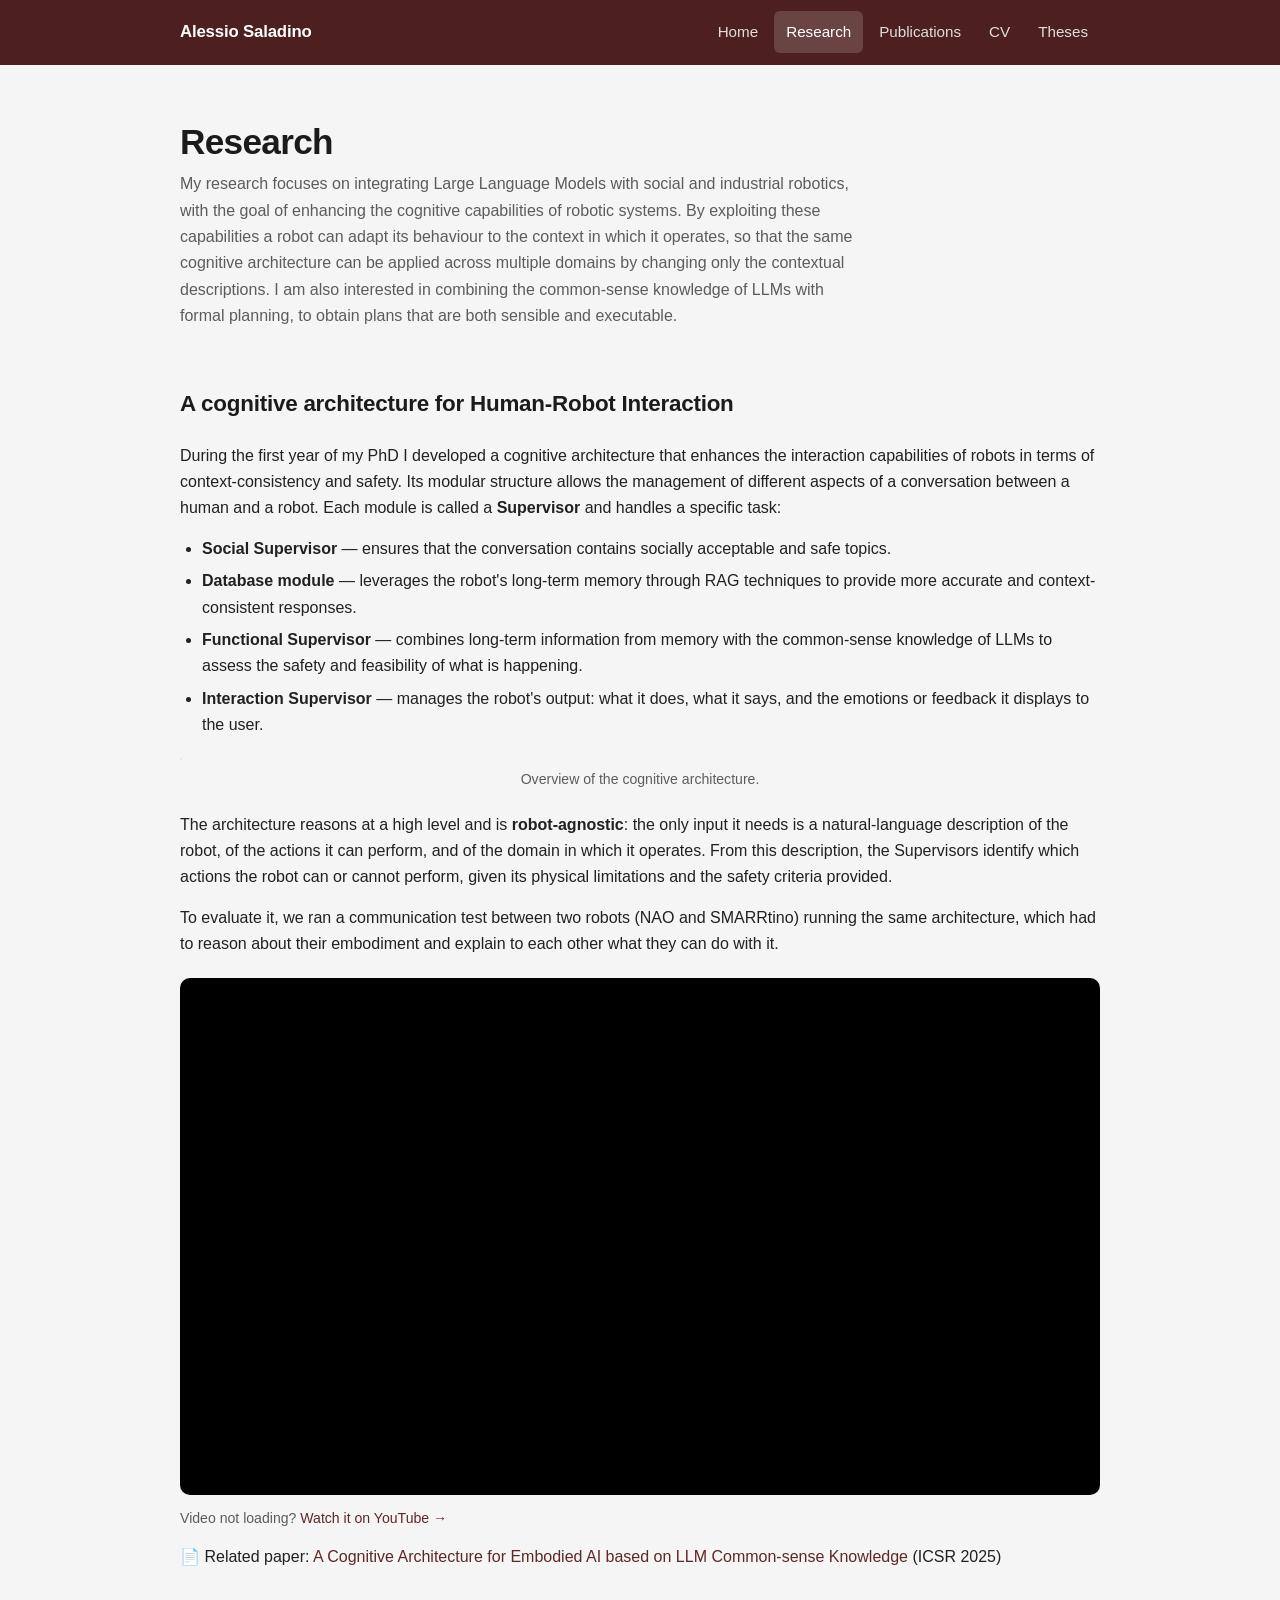
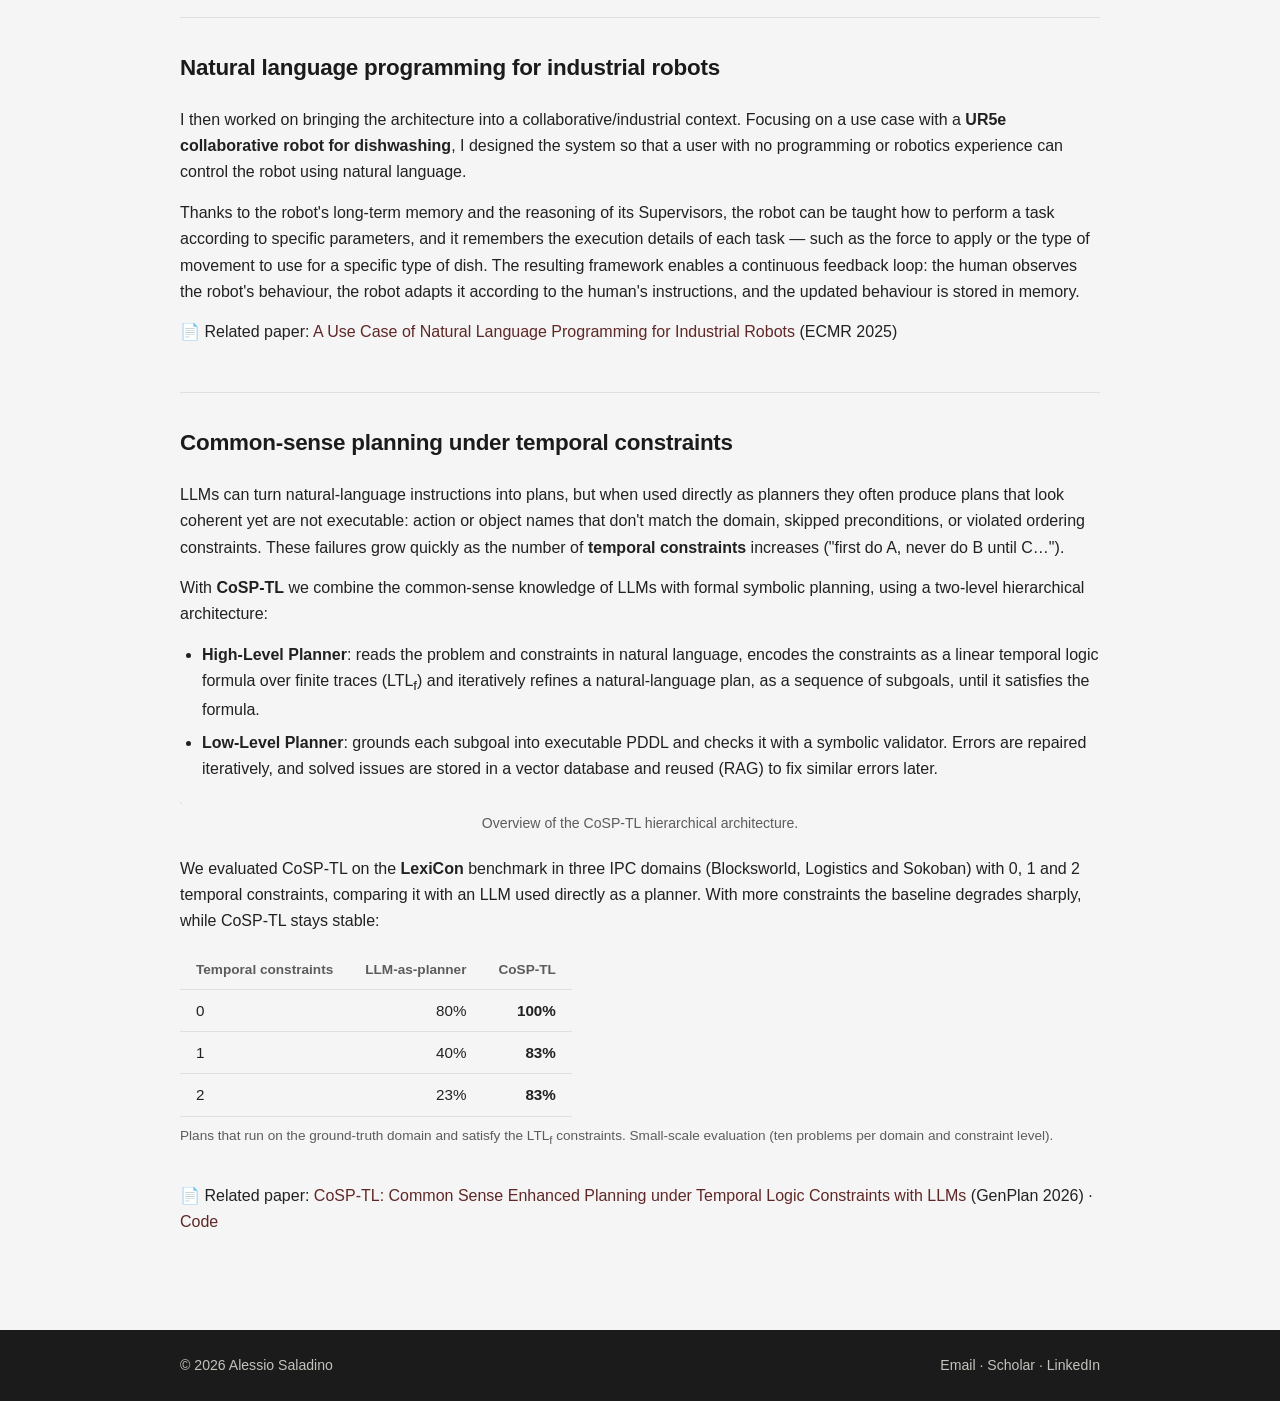
<file: work.html>
<!DOCTYPE html>
<html lang="en">
<head>
    <meta charset="UTF-8">
    <title>Research — Alessio Saladino</title>
    <!-- Old URL kept for existing links: redirects to the new Research page -->
    <meta http-equiv="refresh" content="0; url=research.html">
    <link rel="canonical" href="research.html">
</head>
<body>
    <p>This page has moved to <a href="research.html">research.html</a>.</p>
</body>
</html>
</file>
<file: assets/css/style.css>
/* =========================================================
   Alessio Saladino — shared stylesheet
   ========================================================= */

/* Palette taken from Prof. Iocchi's homepage (burgundy + warm grays)
   previous: https://coolors.co/a31621-020202-0d324d-cfd7c7-3f88c5
             https://coolors.co/4059ad-6b9ac4-97d8c4-eff2f1-f4b942 */
:root {
    --accent: #602727;          /* burgundy: links, buttons, active states */
    --accent-strong: #4d1f1f;
    --accent-soft: #ede8e8;     /* burgundy at ~10% */
    --header-bg: #4d1f1f;       /* dark burgundy top bar */
    --header-text: #ffffff;
    --header-muted: #e1dfdb;
    --footer-bg: #1b1b1b;
    --footer-text: #c3c3bc;
    --ring: #4d1f1f;            /* profile photo ring */
    --tag-bg: #f5f5f5;
    --tag-border: #e1dfdb;
    --tag-text: #5b2525;
    --badge-bg: #ede8e8;
    --badge-text: #602727;
    --underline: #602727;       /* own name in author lists */
    --text: #212121;
    --heading: #1b1b1b;
    --text-muted: #5c5c5c;
    --bg: #f5f5f5;
    --surface: #ffffff;
    --border: #e1dfdb;
    --shadow: 0 1px 3px rgba(0, 0, 0, .07), 0 1px 2px rgba(0, 0, 0, .04);
    --radius: 10px;
    --max-w: 960px;
    --font: "Inter", -apple-system, BlinkMacSystemFont, "Segoe UI", Roboto, Helvetica, Arial, sans-serif;
    --font-serif: "Source Serif 4", Georgia, "Times New Roman", serif;
}

@media (prefers-color-scheme: dark) {
    :root {
        --accent: #d99a9a;
        --accent-strong: #ebbcbc;
        --accent-soft: #3a2424;
        --header-bg: #3d1818;
        --header-text: #ffffff;
        --header-muted: #e1dfdb;
        --footer-bg: #0d0c0c;
        --footer-text: #c3c3bc;
        --ring: #d99a9a;
        --tag-bg: #262222;
        --tag-border: #453b3b;
        --tag-text: #e1dfdb;
        --badge-bg: #3a2424;
        --badge-text: #ebbcbc;
        --underline: #d99a9a;
        --text: #e6e2de;
        --heading: #f5f5f5;
        --text-muted: #aaa49e;
        --bg: #141212;
        --surface: #1e1a1a;
        --border: #352d2d;
        --shadow: none;
    }
}

* { margin: 0; padding: 0; box-sizing: border-box; }

html { scroll-behavior: smooth; scroll-padding-top: 80px; }

body {
    font-family: var(--font);
    font-size: 16px;
    line-height: 1.65;
    color: var(--text);
    background: var(--bg);
    display: flex;
    flex-direction: column;
    min-height: 100vh;
}

main { flex: 1; }

a { color: var(--accent); text-decoration: none; }
a:hover { text-decoration: underline; }

img { max-width: 100%; height: auto; display: block; }

.container {
    max-width: var(--max-w);
    margin: 0 auto;
    padding: 0 20px;
}

/* ---------- Navbar ---------- */
.site-header {
    position: sticky;
    top: 0;
    z-index: 100;
    background: color-mix(in srgb, var(--surface) 88%, transparent);
    backdrop-filter: saturate(180%) blur(8px);
    -webkit-backdrop-filter: saturate(180%) blur(8px);
    border-bottom: 1px solid var(--border);
}

.site-header .container {
    display: flex;
    align-items: center;
    justify-content: space-between;
    height: 64px;
}

.brand {
    font-weight: 700;
    font-size: 1.05rem;
    color: var(--text);
    letter-spacing: -.01em;
}
.brand:hover { text-decoration: none; color: var(--accent); }

.nav-links {
    display: flex;
    gap: 4px;
    list-style: none;
}

.nav-links a {
    display: block;
    padding: 8px 12px;
    border-radius: 6px;
    color: var(--text-muted);
    font-size: .95rem;
    font-weight: 500;
}
.nav-links a:hover { color: var(--text); background: var(--accent-soft); text-decoration: none; }
.nav-links a.active { color: var(--accent); background: var(--accent-soft); }

.nav-toggle {
    display: none;
    background: none;
    border: 1px solid var(--border);
    border-radius: 6px;
    width: 40px;
    height: 40px;
    color: var(--text);
    font-size: 1.2rem;
    cursor: pointer;
}

@media (max-width: 720px) {
    .nav-toggle { display: block; }
    .nav-links {
        display: none;
        position: absolute;
        top: 64px;
        left: 0;
        right: 0;
        flex-direction: column;
        background: var(--surface);
        border-bottom: 1px solid var(--border);
        padding: 8px 16px 16px;
    }
    .nav-links.open { display: flex; }
}

/* ---------- Page header ---------- */
.page-header {
    padding: 56px 0 24px;
}
.page-header h1 {
    font-size: 2.2rem;
    letter-spacing: -.02em;
    line-height: 1.2;
}
.page-header p {
    color: var(--text-muted);
    margin-top: 8px;
    max-width: 680px;
}

/* ---------- Hero (home) ---------- */
.hero {
    padding: 64px 0 32px;
}
.hero .container {
    display: grid;
    grid-template-columns: 200px 1fr;
    gap: 48px;
    align-items: start;
}
.hero-photo {
    width: 200px;
    height: 200px;
    border-radius: 50%;
    object-fit: cover;
    border: 4px solid var(--surface);
    box-shadow: 0 0 0 3px var(--ring);
}
.hero h1 {
    font-size: 2.4rem;
    letter-spacing: -.02em;
    line-height: 1.15;
}
.hero .role {
    color: var(--text-muted);
    font-size: 1.05rem;
    margin: 6px 0 20px;
}
.hero .role strong { color: var(--text); font-weight: 600; }
.hero p { margin-bottom: 14px; }

.links-row {
    display: flex;
    flex-wrap: wrap;
    gap: 10px;
    margin-top: 20px;
}

@media (max-width: 720px) {
    .hero { padding-top: 40px; }
    .hero .container { grid-template-columns: 1fr; gap: 24px; text-align: center; }
    .hero-photo { margin: 0 auto; width: 150px; height: 150px; }
    .hero h1 { font-size: 2rem; }
    .hero p { text-align: left; }
    .links-row { justify-content: center; }
}

/* ---------- Buttons ---------- */
.btn {
    display: inline-flex;
    align-items: center;
    gap: 6px;
    padding: 7px 14px;
    border-radius: 6px;
    border: 1px solid var(--border);
    background: var(--surface);
    color: var(--text);
    font-size: .9rem;
    font-weight: 500;
    cursor: pointer;
    transition: border-color .15s, color .15s, background .15s;
    font-family: inherit;
}
.btn:hover { border-color: var(--accent); color: var(--accent); text-decoration: none; }
.btn-primary { background: var(--accent); border-color: var(--accent); color: #fff; }
.btn-primary:hover { background: var(--accent-strong); border-color: var(--accent-strong); color: #fff; }
@media (prefers-color-scheme: dark) {
    .btn-primary, .btn-primary:hover { color: #141212; }
}
.btn-sm { padding: 4px 10px; font-size: .82rem; }

/* ---------- Sections ---------- */
.section { padding: 32px 0; }
.section + .section { border-top: 1px solid var(--border); }
.section h2 {
    font-size: 1.4rem;
    letter-spacing: -.01em;
    margin-bottom: 20px;
}
.section h2 .see-all {
    font-size: .9rem;
    font-weight: 500;
    margin-left: 12px;
}
.section p + p { margin-top: 12px; }

.prose p { margin-bottom: 14px; }
.prose ul { margin: 0 0 14px 22px; }
.prose li { margin-bottom: 6px; }

/* ---------- Tags ---------- */
.tags { display: flex; flex-wrap: wrap; gap: 8px; }
.tag {
    padding: 4px 12px;
    border-radius: 999px;
    background: var(--tag-bg);
    color: var(--tag-text);
    border: 1px solid var(--tag-border);
    font-size: .85rem;
    font-weight: 500;
}

/* ---------- Cards ---------- */
.card {
    background: var(--surface);
    border: 1px solid var(--border);
    border-radius: var(--radius);
    padding: 22px 24px;
    box-shadow: var(--shadow);
}
.card + .card { margin-top: 16px; }
.card h3 { font-size: 1.1rem; margin-bottom: 4px; }
.card .meta { color: var(--text-muted); font-size: .92rem; margin-bottom: 10px; }

/* ---------- Timeline (CV) ---------- */
.timeline { list-style: none; }
.timeline-item {
    display: grid;
    grid-template-columns: 160px 1fr;
    gap: 24px;
    padding: 18px 0;
}
.timeline-item + .timeline-item { border-top: 1px dashed var(--border); }
.timeline-date { color: var(--text-muted); font-size: .92rem; font-variant-numeric: tabular-nums; }
.timeline-item h3 { font-size: 1.05rem; }
.timeline-item .where { color: var(--text-muted); margin-bottom: 8px; }
.timeline-item p, .timeline-item ul { font-size: .97rem; }
.timeline-item ul { margin: 8px 0 0 20px; }
.timeline-item li { margin-bottom: 4px; }
.kv { margin-top: 6px; font-size: .95rem; }
.kv b { font-weight: 600; }

@media (max-width: 720px) {
    .timeline-item { grid-template-columns: 1fr; gap: 4px; }
}

/* ---------- Publications ---------- */
.pub-toolbar {
    display: flex;
    flex-wrap: wrap;
    gap: 10px;
    align-items: center;
    margin-bottom: 8px;
}
.pub-toolbar input[type="search"] {
    flex: 1 1 240px;
    padding: 8px 12px;
    border-radius: 6px;
    border: 1px solid var(--border);
    background: var(--surface);
    color: var(--text);
    font: inherit;
    font-size: .95rem;
}
.pub-toolbar input[type="search"]:focus { outline: 2px solid var(--accent); outline-offset: -1px; }
.filter-btn.active { background: var(--accent); border-color: var(--accent); color: #fff; }
@media (prefers-color-scheme: dark) { .filter-btn.active { color: #141212; } }

.pub-year {
    font-size: 1.1rem;
    color: var(--text-muted);
    font-weight: 600;
    margin: 28px 0 12px;
    padding-bottom: 6px;
    border-bottom: 1px solid var(--border);
}

.pub {
    display: grid;
    grid-template-columns: 180px 1fr;
    gap: 20px;
    padding: 16px 0;
}
.pub + .pub { border-top: 1px dashed var(--border); }
.pub.no-thumb { grid-template-columns: 1fr; }
.pub-thumb {
    width: 180px;
    aspect-ratio: 16 / 10;
    object-fit: contain;
    background: #fff;
    border: 1px solid var(--border);
    border-radius: 6px;
}
.pub-title { font-weight: 600; font-size: 1.03rem; line-height: 1.4; }
.pub-authors { color: var(--text-muted); font-size: .93rem; margin-top: 4px; }
.pub-authors .me { color: var(--text); font-weight: 600; text-decoration: underline; text-decoration-color: var(--underline); text-decoration-thickness: 2px; text-underline-offset: 3px; }
.pub-venue { font-size: .93rem; margin-top: 2px; }
.pub-venue em { font-style: italic; }
.pub-badge {
    display: inline-block;
    font-size: .72rem;
    font-weight: 600;
    text-transform: uppercase;
    letter-spacing: .04em;
    padding: 1px 7px;
    border-radius: 4px;
    margin-left: 6px;
    background: var(--badge-bg);
    color: var(--badge-text);
    vertical-align: 1px;
}
.pub-links { display: flex; flex-wrap: wrap; gap: 6px; margin-top: 10px; }
.pub-extra {
    margin-top: 12px;
    font-size: .93rem;
    color: var(--text-muted);
    text-align: justify;
}
.pub-extra pre {
    text-align: left;
    background: var(--accent-soft);
    color: var(--text);
    padding: 12px 14px;
    border-radius: 6px;
    font-size: .8rem;
    overflow-x: auto;
    white-space: pre;
}
.pub-empty { color: var(--text-muted); padding: 24px 0; }

@media (max-width: 720px) {
    .pub { grid-template-columns: 1fr; }
    .pub-thumb { width: 100%; }
}

/* ---------- Figures / media ---------- */
figure { margin: 20px 0; }
figure img { border-radius: 8px; border: 1px solid var(--border); background: #fff; }
figcaption { color: var(--text-muted); font-size: .88rem; margin-top: 8px; text-align: center; }

.video-embed {
    position: relative;
    aspect-ratio: 16 / 9;
    border-radius: var(--radius);
    overflow: hidden;
    margin: 20px 0;
    background: #000;
}
.video-embed iframe { position: absolute; inset: 0; width: 100%; height: 100%; border: 0; }

details.abstract summary {
    cursor: pointer;
    color: var(--accent);
    font-size: .92rem;
    font-weight: 500;
    margin-top: 8px;
}
details.abstract p { margin-top: 10px; color: var(--text-muted); font-size: .95rem; text-align: justify; }

/* ---------- Results table ---------- */
.table-wrap { overflow-x: auto; margin: 16px 0 20px; }
table.results {
    border-collapse: collapse;
    min-width: 360px;
    font-size: .95rem;
    font-variant-numeric: tabular-nums;
}
table.results th, table.results td {
    padding: 8px 16px;
    border-bottom: 1px solid var(--border);
    text-align: left;
}
table.results th { color: var(--text-muted); font-weight: 600; font-size: .85rem; }
table.results td + td, table.results th + th { text-align: right; }
.table-note { color: var(--text-muted); font-size: .85rem; margin-top: 8px; }

/* ---------- Supervised theses ---------- */
.thesis-card .meta { margin-bottom: 12px; }
.thesis-card p { font-size: .97rem; }
.thesis-card .tags { margin-top: 12px; }
.thesis-card ul { margin: 10px 0 0 20px; font-size: .95rem; }
.thesis-card li { margin-bottom: 4px; }

/* ---------- Footer ---------- */
.site-footer {
    border-top: 1px solid var(--border);
    margin-top: 48px;
    padding: 24px 0;
    color: var(--text-muted);
    font-size: .88rem;
}
.site-footer .container { display: flex; justify-content: space-between; flex-wrap: wrap; gap: 8px; }

.thesis-card .keywords { margin-top: 10px; font-size: .88rem; color: var(--text-muted); }
.thesis-card .keywords b { color: var(--text); font-weight: 600; }

/* ---------- Headings ---------- */
h1, h2, h3, .pub-title { color: var(--heading); }
.video-fallback { font-size: .88rem; color: var(--text-muted); margin-top: -8px; }

/* ---------- Burgundy top bar & dark footer ---------- */
.site-header {
    background: var(--header-bg);
    border-bottom-color: var(--header-bg);
    backdrop-filter: none;
    -webkit-backdrop-filter: none;
}
.brand, .brand:hover { color: var(--header-text); }
.nav-links a { color: var(--header-muted); }
.nav-links a:hover { color: var(--header-text); background: rgba(255, 255, 255, .1); }
.nav-links a.active { color: var(--header-text); background: rgba(255, 255, 255, .16); }
.nav-toggle { color: var(--header-text); border-color: rgba(255, 255, 255, .3); }
@media (max-width: 720px) {
    .nav-links { background: var(--header-bg); border-bottom-color: var(--header-bg); }
}
.site-footer { background: var(--footer-bg); color: var(--footer-text); border-top: none; }

/* ---------- Contacts ---------- */
.contact-row { display: flex; flex-wrap: wrap; gap: 18px; margin-top: 18px; font-size: .93rem; }
.contact-row a { display: inline-flex; align-items: center; gap: 6px; color: var(--text-muted); }
.contact-row a:hover { color: var(--accent); text-decoration: none; }
.contact-row svg { width: 17px; height: 17px; fill: currentColor; }
.footer-links a { color: var(--footer-text); }
.footer-links a:hover { color: #fff; }
@media (max-width: 720px) { .contact-row { justify-content: center; } }
</file>
